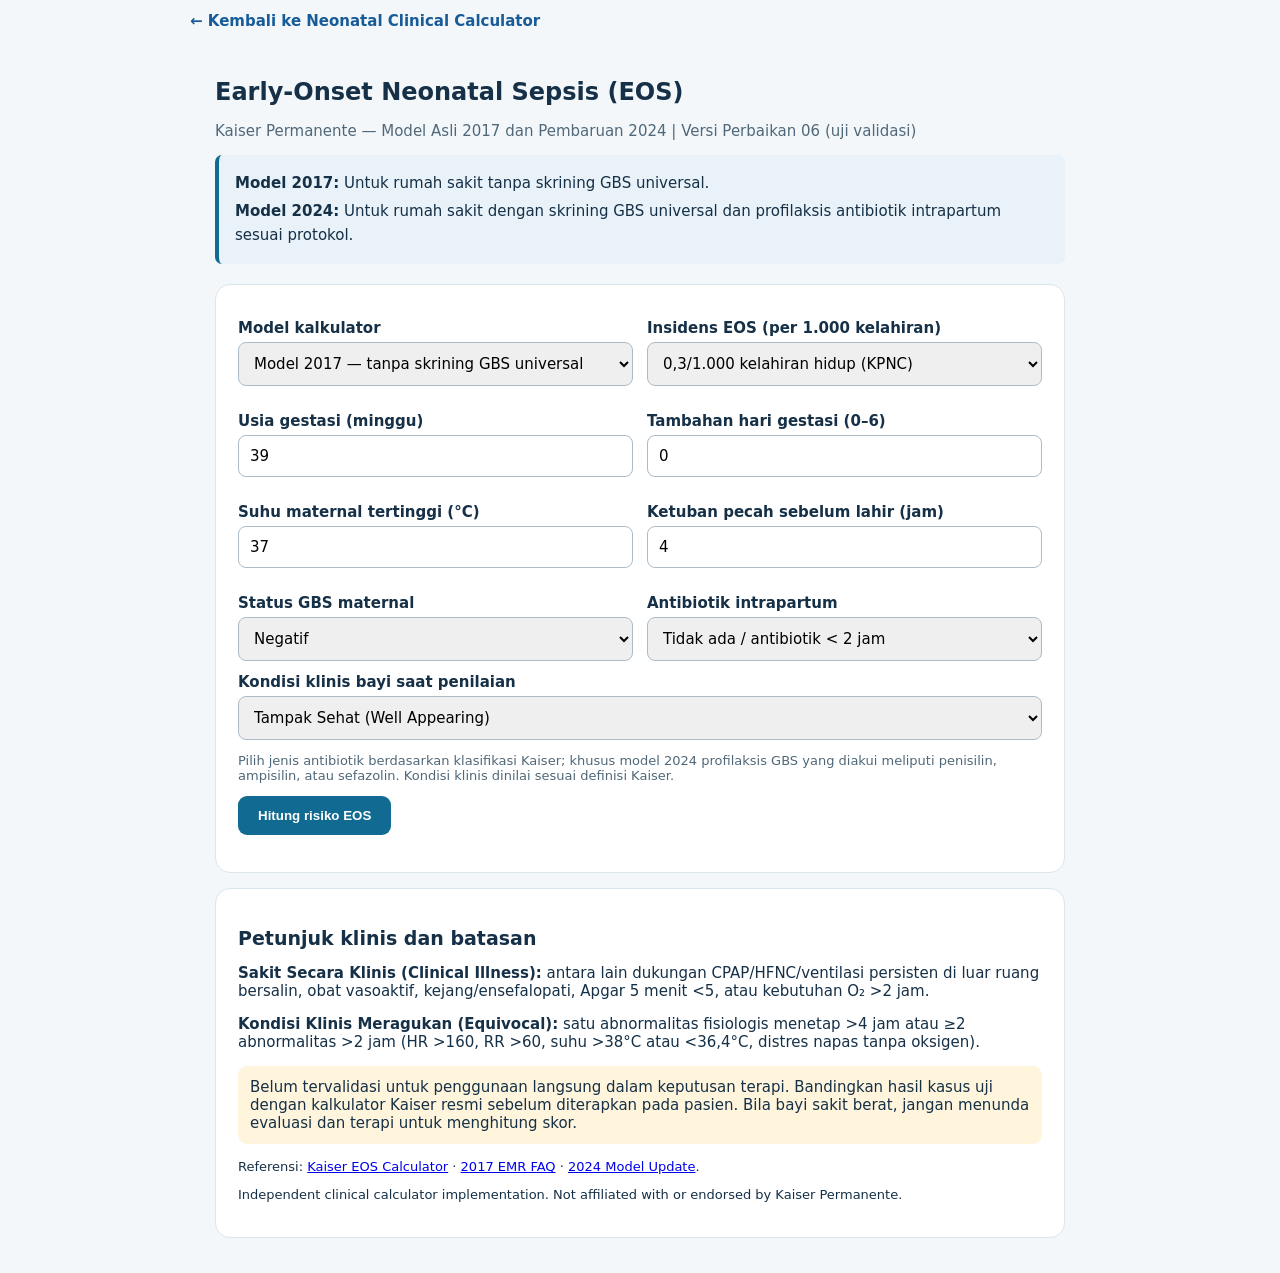
<file: eos.html>
<!doctype html><html lang="id"><head><meta charset="utf-8"><meta name="viewport" content="width=device-width,initial-scale=1"><title>Early-Onset Neonatal Sepsis — 2017 & 2024</title><style>body{font:15px system-ui,Arial;background:#f3f7fa;color:#153047;margin:0}main{max-width:850px;margin:auto;padding:20px}.card{background:white;border:1px solid #dbe5ec;border-radius:15px;padding:22px;margin:15px 0}h1{font-size:24px}h2{font-size:19px}label{display:block;font-weight:600;margin:12px 0 5px}input,select{width:100%;padding:11px;border:1px solid #aabcc9;border-radius:8px;box-sizing:border-box;font:inherit}button{padding:12px 20px;background:#116a91;color:white;border:0;border-radius:9px;font-weight:700;cursor:pointer}.grid{display:grid;grid-template-columns:repeat(2,minmax(0,1fr));gap:14px}.muted{color:#506879}.warn{background:#fff5dd;padding:12px;border-radius:9px}.risk{font-size:27px;font-weight:800}.row{border-top:1px solid #e2e8ee;padding:12px 0}.small{font-size:13px}.error{color:#b52222;font-weight:700}@media(max-width:560px){.grid{grid-template-columns:1fr}}.summary-table{width:100%;border-collapse:collapse;margin:12px 0 20px;font-size:14px}.summary-table th{background:#10477a;color:white;text-align:left;padding:11px}.summary-table td{border:1px solid #cbd5df;padding:11px;vertical-align:top}.summary-table td:first-child{background:#e9edf1;font-weight:600;width:42%}.summary-table .highlight{background:#e8f3fa}.summary-table .caution{background:#fff4d6}.summary-note{font-size:13px;color:#526475}.model-info{margin:12px 0 20px;padding:12px 16px;border-left:4px solid #116a91;background:#e8f2f8;border-radius:7px;line-height:1.55}.model-info p{margin:5px 0}.summary-table td.action-green{background:#315f00;color:#fff}.summary-table td.action-yellow{background:#ffff75;color:#161616}.summary-table td.action-brown{background:#9b3500;color:#fff}.summary-table td.action-green,.summary-table td.action-yellow,.summary-table td.action-brown{font-weight:600}.summary-table td:first-child{background:#e0e0e0}.summary-table td.selected-row{outline:2px solid #116a91;outline-offset:-2px}
/* Highlight kelompok pasien yang dipilih, konsisten pada seluruh tabel */
.summary-table tr.patient-selected td:first-child{background:#dbeafe!important;color:#123c69;border-left:5px solid #2563eb;font-weight:800}
.summary-table tr.patient-selected td:last-child{box-shadow:inset 0 0 0 3px #2563eb;font-weight:800}
.patient-tag{display:inline-block;font-size:11px;font-weight:800;color:#1d4ed8;background:#eff6ff;border-radius:5px;padding:3px 5px;margin-top:6px}
.selected-summary{background:#eef5ff;border:2px solid #2563eb;border-radius:12px;padding:15px;margin:15px 0;line-height:1.7}
.selected-summary strong{color:#143e72}
@media(max-width:560px){.summary-table td,.summary-table th{padding:10px 8px;font-size:13px}.summary-table td:first-child{width:40%}}

/* EOS UI 2026: tabel dua kolom dan sorotan kelompok pasien */
.summary-table{border-collapse:separate;border-spacing:0 10px;font-size:15px;table-layout:fixed}
.summary-table th{background:#073d70;padding:14px 12px}
.summary-table td{padding:14px 12px;line-height:1.5;border-top:1px solid #d5d9df;border-bottom:1px solid #d5d9df}
.summary-table td:first-child{width:40%;background:#f0f0f0;border-left:1px solid #d5d9df;border-radius:11px 0 0 11px}
.summary-table td:last-child{border-right:1px solid #d5d9df;border-radius:0 11px 11px 0}
.summary-table tr.patient-selected td:first-child{border-left:2px solid #2875e1;border-top:2px solid #2875e1;border-bottom:2px solid #2875e1}
.summary-table tr.patient-selected td:last-child{border-right:2px solid #2875e1;border-top:2px solid #2875e1;border-bottom:2px solid #2875e1}
.summary-table tr.patient-selected td{outline:none}
.patient-tag{font-size:12px;font-weight:700;color:#1261b4;margin-top:6px}
.summary-table td.action-green{background:#315f00;color:#fff}
.summary-table td.action-yellow{background:#ffff75;color:#161616}
.summary-table td.action-brown{background:#9b3500;color:#fff}
#results>h2{background:#e3effe;border-radius:12px;padding:16px;color:#102c4a}
#results h3{margin:22px 0 6px;font-size:18px}
@media(max-width:560px){main{padding:12px}.card{padding:14px}.summary-table{font-size:13px}.summary-table td{padding:12px 9px}}

/* Layout sesuai contoh kanan: tanpa header biru pada rekomendasi dan pemantauan */
.action-table tr.patient-selected td:first-child{background:#e6f0ff!important}
.action-table tr.patient-selected .patient-tag{font-weight:700}
.action-table td:first-child{vertical-align:middle}
.action-table td:last-child{vertical-align:middle}
.action-table tr td:first-child{border-radius:12px 0 0 12px}
.action-table tr td:last-child{border-radius:0 12px 12px 0}

.action-table{border-spacing:0 12px;margin-top:10px}
.action-table td{font-size:15px;font-weight:400!important;line-height:1.45;padding:16px 13px}
.action-table td:first-child{width:40%;background:#f1f1f1}
.action-table tr.patient-selected td:first-child{background:#f1f1f1!important;color:#202c37;font-weight:700!important}
.action-table tr.patient-selected td:last-child{font-weight:700!important;box-shadow:none}
.action-table tr.patient-selected{filter:none}
.action-table tr.patient-selected td:first-child{border-left:2px solid #3579db;border-top:2px solid #3579db;border-bottom:2px solid #3579db}
.action-table tr.patient-selected td:last-child{border-right:2px solid #3579db;border-top:2px solid #3579db;border-bottom:2px solid #3579db}
.action-table .patient-tag{font-size:12px;color:#2368b1;background:transparent;padding:0}
#results>h2{background:transparent;padding:0;color:#153047}
#results h3{font-size:19px;margin:22px 0 12px}
@media(max-width:560px){.action-table td{font-size:14px;padding:13px 10px}}
[hidden]{display:none!important} #results{scroll-margin-top:14px}</style></head><body><div style="max-width:900px;margin:12px auto;padding:0 16px"><a href="./index.html" style="color:#175b98;font-weight:700;text-decoration:none">← Kembali ke Neonatal Clinical Calculator</a></div><main><h1>Early-Onset Neonatal Sepsis (EOS)</h1><p class="muted">Kaiser Permanente — Model Asli 2017 dan Pembaruan 2024 | Versi Perbaikan 06 (uji validasi)</p><div class="model-info"><p><strong>Model 2017:</strong> Untuk rumah sakit tanpa skrining GBS universal.</p><p><strong>Model 2024:</strong> Untuk rumah sakit dengan skrining GBS universal dan profilaksis antibiotik intrapartum sesuai protokol.</p></div><section class="card"><div class="grid"><div><label for="model">Model kalkulator</label><select id="model"><option value="2017">Model 2017 — tanpa skrining GBS universal</option><option value="2024">Model 2024 — skrining GBS universal</option></select></div><div><label for="inc">Insidens EOS (per 1.000 kelahiran)</label><select id="inc"><option value="0.1">0,1/1.000 kelahiran hidup</option><option value="0.2">0,2/1.000 kelahiran hidup</option><option value="0.3" selected>0,3/1.000 kelahiran hidup (KPNC)</option><option value="0.4">0,4/1.000 kelahiran hidup</option><option value="0.5">0,5/1.000 kelahiran hidup (CDC)</option><option value="0.6">0,6/1.000 kelahiran hidup</option><option value="0.7">0,7/1.000 kelahiran hidup</option><option value="0.8">0,8/1.000 kelahiran hidup</option><option value="0.9">0,9/1.000 kelahiran hidup</option><option value="1">1/1.000 kelahiran hidup</option><option value="2">2/1.000 kelahiran hidup</option><option value="4">4/1.000 kelahiran hidup</option></select></div><div><label for="week">Usia gestasi (minggu)</label><input id="week" type="number" min="34" max="42" step="1" value="39"></div><div><label for="day">Tambahan hari gestasi (0–6)</label><input id="day" type="number" min="0" max="6" step="1" value="0"></div><div><label for="temp">Suhu maternal tertinggi (°C)</label><input id="temp" type="number" min="34" max="43" step="0.1" value="37"></div><div><label for="rom">Ketuban pecah sebelum lahir (jam)</label><input id="rom" type="number" min="0" max="240" step="0.1" value="4"></div><div><label for="gbs">Status GBS maternal</label><select id="gbs"><option value="negative">Negatif</option><option value="positive">Positif</option><option value="unknown">Tidak diketahui</option></select></div><div><label for="abx">Antibiotik intrapartum</label><select id="abx"><option value="none">Tidak ada / antibiotik &lt; 2 jam</option><option value="gbs">Profilaksis GBS ≥ 2 jam</option><option value="broad2">Spektrum luas 2–&lt;4 jam</option><option value="broad4">Spektrum luas ≥ 4 jam</option></select></div></div><label for="clinical">Kondisi klinis bayi saat penilaian</label><select id="clinical"><option value="well">Tampak Sehat (Well Appearing)</option><option value="equivocal">Kondisi Klinis Meragukan (Equivocal)</option><option value="ill">Sakit Secara Klinis (Clinical Illness)</option></select><p class="small muted">Pilih jenis antibiotik berdasarkan klasifikasi Kaiser; khusus model 2024 profilaksis GBS yang diakui meliputi penisilin, ampisilin, atau sefazolin. Kondisi klinis dinilai sesuai definisi Kaiser.</p><button id="calc">Hitung risiko EOS</button><p id="err" class="error" role="alert"></p></section><section class="card" id="results" hidden><h2>Kesimpulan EOS</h2><p class="small muted">Baris berbingkai biru menunjukkan kondisi pasien yang dipilih. Rekomendasi mengikuti estimasi risiko EOS dan kriteria sakit secara klinis. Pemantauan juga mempertimbangkan risiko saat lahir.</p><p class="small"><strong>Risiko EOS saat lahir:</strong> <span id="birthRisk">—</span> per 1.000 kelahiran</p><h3>Risiko EOS setelah pemeriksaan klinis</h3><table class="summary-table"><thead><tr><th>Kondisi klinis bayi</th><th>Risiko per 1.000 kelahiran</th></tr></thead><tbody id="riskRows"></tbody></table><h3>Rekomendasi Klinis</h3><table class="summary-table action-table"><tbody id="recommendRows"></tbody></table><h3>Pemantauan Tanda Vital</h3><table class="summary-table action-table"><tbody id="vitalsRows"></tbody></table><p class="small muted">PENTING: Implementasi ini belum divalidasi silang terhadap seluruh keluaran resmi Kaiser. Nilai merupakan perkiraan probabilitas, bukan diagnosis. Evaluasi ulang bila kondisi bayi berubah. Ambang terapi dan pemantauan perlu dikonfirmasi dengan kalkulator Kaiser resmi sebelum penggunaan klinis.</p></section><section class="card"><h2>Petunjuk klinis dan batasan</h2><p><strong>Sakit Secara Klinis (Clinical Illness):</strong> antara lain dukungan CPAP/HFNC/ventilasi persisten di luar ruang bersalin, obat vasoaktif, kejang/ensefalopati, Apgar 5 menit &lt;5, atau kebutuhan O₂ &gt;2 jam.</p><p><strong>Kondisi Klinis Meragukan (Equivocal):</strong> satu abnormalitas fisiologis menetap &gt;4 jam atau ≥2 abnormalitas &gt;2 jam (HR &gt;160, RR &gt;60, suhu &gt;38°C atau &lt;36,4°C, distres napas tanpa oksigen).</p><p class="warn">Belum tervalidasi untuk penggunaan langsung dalam keputusan terapi. Bandingkan hasil kasus uji dengan kalkulator Kaiser resmi sebelum diterapkan pada pasien. Bila bayi sakit berat, jangan menunda evaluasi dan terapi untuk menghitung skor.</p><p class="small">Referensi: <a href="https://neonatalsepsiscalculator.kaiserpermanente.org/" target="_blank" rel="noopener">Kaiser EOS Calculator</a> · <a href="https://neonatalsepsiscalculator.kaiserpermanente.org/EmrFAQ.aspx" target="_blank" rel="noopener">2017 EMR FAQ</a> · <a href="https://neonatalsepsiscalculator.kaiserpermanente.org/ModelUpdateFAQ.aspx" target="_blank" rel="noopener">2024 Model Update</a>.</p><p class="small">Independent clinical calculator implementation. Not affiliated with or endorsed by Kaiser Permanente.</p></section></main><script>
'use strict';
const $=id=>document.getElementById(id);
const logistic=x=>x>=0?1/(1+Math.exp(-x)):Math.exp(x)/(1+Math.exp(x));
const logit=p=>Math.log(p/(1-p));
const format=n=>n.toLocaleString('id-ID',{minimumFractionDigits:2,maximumFractionDigits:2});
function calc(){
 $('err').textContent='';$('results').hidden=true;
 const model=$('model').value,inc=+$('inc').value,w=+$('week').value,d=+$('day').value,temp=+$('temp').value,rom=+$('rom').value;
 const min=model==='2024'?35:34;
 if([inc,w,d,temp,rom].some(x=>!Number.isFinite(x))||inc<=0||inc>5||!Number.isInteger(w)||w<min||w>42||!Number.isInteger(d)||d<0||d>6||temp<34||temp>43||rom<0||rom>240){$('err').textContent=`Periksa input. Usia gestasi model ${model}: ${min}–42 minggu; hari 0–6, suhu 34–43°C, ROM 0–240 jam, insidens >0 hingga 5/1.000.`;return;}
 const ga=w+d/7,T=temp*9/5+32,ROM=Math.pow(rom+0.05,0.2),abx=$('abx').value,gbs=$('gbs').value;
 const a1=+(abx==='gbs'||abx==='broad2'),a2=+(abx==='broad4'),gp=+(gbs==='positive'),gu=+(gbs==='unknown');
 let x,lr;
 if(model==='2024'){
 const base=57.29929499,baseline=0.0002763,target=inc/1000;
 const intercept=base+logit(target)-logit(baseline);
 x=intercept+0.85194656*T-7.72247124*ga+0.09842383*ga*ga+0.86770862*ROM-2.13142945*a1-2.33985917*a2+1.02265353*gp+1.13710111*gu;
 lr={well:0.36,equivocal:3.65,ill:14.5};
 }else{
 // Kaiser original 2017 EMR implementation: population-incidence intercept adjustment.
 // Kaiser EMR FAQ: calibrated original-model intercept = 40.0528 at 0.3/1000.
 // Adjust population incidence on the log-odds scale; other incidences are approximations.
 const intercept=40.0528+logit(inc/1000)-logit(0.3/1000);
 x=intercept+0.8680*T-6.9325*ga+0.0877*ga*ga+1.2256*ROM-1.0488*a1-1.1861*a2+0.5771*gp+0.0427*gu;
 lr={well:0.41,equivocal:5,ill:21.2};
 }
 const p=logistic(x),out={};for(const [k,v] of Object.entries(lr))out[k]=1000*logistic(logit(p)+Math.log(v));
 $('birthRisk').textContent=format(p*1000);
 const chosen=$('clinical').value;
 const names={well:'Tampak Sehat',equivocal:'Kondisi Klinis Meragukan',ill:'Sakit Secara Klinis'};
 const order=['well','equivocal','ill'];
 $('riskRows').innerHTML=order.map(k=>`<tr class="${k===chosen?'patient-selected':''}"><td>${names[k]}${k===chosen?'<div class="patient-tag">✓ KELOMPOK PASIEN</div>':''}</td><td>${format(out[k])} / 1.000</td></tr>`).join('');
 // Tampilan tindakan mengikuti ambang risiko sementara; perlu validasi silang Kaiser.
 function recommendation(k){
   if(k==='ill'||out[k]>=3)return {text:'Berikan antibiotik empiris',tone:'brown'};
   if(out[k]>=1)return {text:'Lakukan kultur darah',tone:'yellow'};
   return {text:'Tidak perlu kultur darah maupun antibiotik',tone:'green'};
 }
 function vitals(k){
   if(k==='ill'||out[k]>=3)return {text:'Pemantauan tanda vital sesuai protokol NICU',tone:'brown'};
   // Kaiser EMR FAQ: enhanced vital-sign monitoring if EOS risk AT BIRTH >=1/1000,
   // independent of whether post-exam risk reaches the culture threshold.
   if(p*1000>=1||out[k]>=1)return {text:'Pemantauan tanda vital setiap 4 jam selama 24 jam',tone:'yellow'};
   return {text:'Pemantauan tanda vital rutin',tone:'green'};
 }
 const actionCell=(item,k)=>`<td class="action-${item.tone} ${k===chosen?'selected-row':''}">${item.text}</td>`;
 $('recommendRows').innerHTML=order.map(k=>`<tr class="${k===chosen?'patient-selected':''}"><td>${names[k]}${k===chosen?'<div class="patient-tag">✓ KELOMPOK PASIEN</div>':''}</td>${actionCell(recommendation(k),k)}</tr>`).join('');
 $('vitalsRows').innerHTML=order.map(k=>`<tr class="${k===chosen?'patient-selected':''}"><td>${names[k]}${k===chosen?'<div class="patient-tag">✓ KELOMPOK PASIEN</div>':''}</td>${actionCell(vitals(k),k)}</tr>`).join('');
 
 $('results').hidden=false;
}
$('calc').addEventListener('click',()=>{
  const result=$('results');
  try {
    calc();
    if (!result.hidden) {
      result.scrollIntoView({behavior:'smooth',block:'start'});
    } else if ($('err').textContent) {
      $('err').scrollIntoView({behavior:'smooth',block:'center'});
    }
  } catch(e) {
    result.hidden=true;
    $('err').textContent='Terjadi kesalahan saat menghitung. Periksa seluruh input dan coba kembali.';
    $('err').scrollIntoView({behavior:'smooth',block:'center'});
    console.error('EOS calculation error:',e);
  }
});
$('model').addEventListener('change',()=>{$('results').hidden=true;$('err').textContent='';});

</script></body></html>
</file>
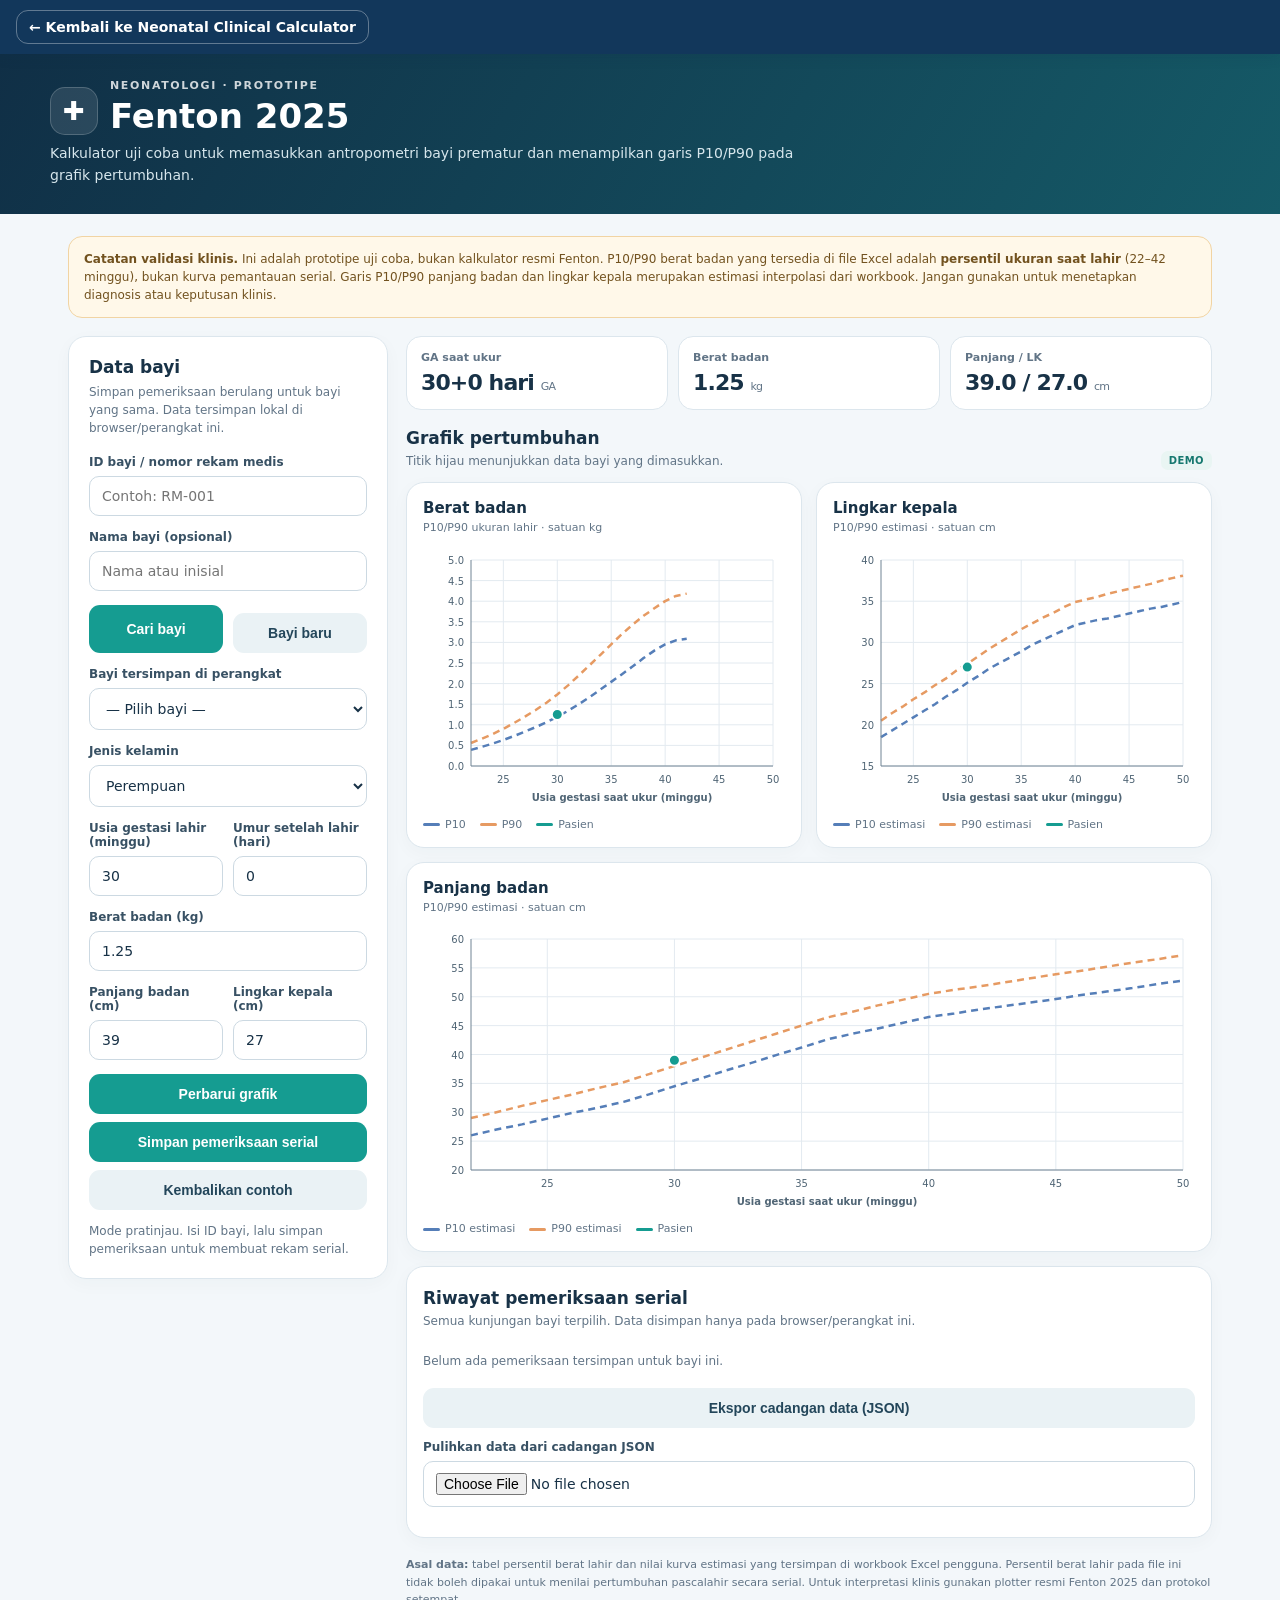
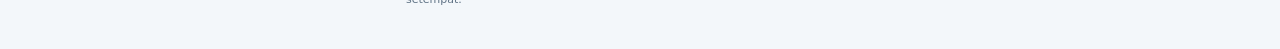
<file: fenton.html>
<!doctype html>
<html lang="id">
<head>
<meta charset="utf-8"><meta name="viewport" content="width=device-width, initial-scale=1">
<meta name="theme-color" content="#12334a"><title>Fenton 2025 | Pemantauan Pertumbuhan Prematur</title>
<script>window.FENTON_DATA = {"weight": [{"ga": 22, "f10": 392, "f90": 558, "m10": 411, "m90": 599}, {"ga": 23, "f10": 464, "f90": 662, "m10": 488, "m90": 704}, {"ga": 24, "f10": 542, "f90": 774, "m10": 571, "m90": 820}, {"ga": 25, "f10": 631, "f90": 902, "m10": 665, "m90": 953}, {"ga": 26, "f10": 729, "f90": 1044, "m10": 767, "m90": 1102}, {"ga": 27, "f10": 834, "f90": 1197, "m10": 877, "m90": 1263}, {"ga": 28, "f10": 944, "f90": 1359, "m10": 996, "m90": 1436}, {"ga": 29, "f10": 1062, "f90": 1536, "m10": 1125, "m90": 1623}, {"ga": 30, "f10": 1194, "f90": 1735, "m10": 1263, "m90": 1826}, {"ga": 31, "f10": 1340, "f90": 1958, "m10": 1413, "m90": 2046}, {"ga": 32, "f10": 1501, "f90": 2199, "m10": 1577, "m90": 2282}, {"ga": 33, "f10": 1673, "f90": 2447, "m10": 1757, "m90": 2535}, {"ga": 34, "f10": 1856, "f90": 2699, "m10": 1949, "m90": 2796}, {"ga": 35, "f10": 2042, "f90": 2954, "m10": 2143, "m90": 3056}, {"ga": 36, "f10": 2229, "f90": 3204, "m10": 2330, "m90": 3306}, {"ga": 37, "f10": 2419, "f90": 3436, "m10": 2523, "m90": 3558}, {"ga": 38, "f10": 2620, "f90": 3645, "m10": 2714, "m90": 3791}, {"ga": 39, "f10": 2801, "f90": 3828, "m10": 2888, "m90": 4000}, {"ga": 40, "f10": 2953, "f90": 4002, "m10": 3040, "m90": 4178}, {"ga": 41, "f10": 3051, "f90": 4128, "m10": 3171, "m90": 4324}, {"ga": 42, "f10": 3087, "f90": 4184, "m10": 3215, "m90": 4352}], "length": [{"ga": 22, "p10": 26, "p90": 29}, {"ga": 23, "p10": 27, "p90": 30}, {"ga": 24, "p10": 27.9, "p90": 31.1}, {"ga": 25, "p10": 28.9, "p90": 32.1}, {"ga": 26, "p10": 29.9, "p90": 33.1}, {"ga": 27, "p10": 30.8, "p90": 34.2}, {"ga": 28, "p10": 31.8, "p90": 35.2}, {"ga": 29, "p10": 33.1, "p90": 36.6}, {"ga": 30, "p10": 34.5, "p90": 38}, {"ga": 31, "p10": 35.8, "p90": 39.4}, {"ga": 32, "p10": 37.2, "p90": 40.8}, {"ga": 33, "p10": 38.5, "p90": 42.2}, {"ga": 34, "p10": 39.9, "p90": 43.6}, {"ga": 35, "p10": 41.2, "p90": 45}, {"ga": 36, "p10": 42.6, "p90": 46.4}, {"ga": 37, "p10": 43.6, "p90": 47.4}, {"ga": 38, "p10": 44.5, "p90": 48.5}, {"ga": 39, "p10": 45.5, "p90": 49.5}, {"ga": 40, "p10": 46.5, "p90": 50.5}, {"ga": 41, "p10": 47.1, "p90": 51.2}, {"ga": 42, "p10": 47.8, "p90": 51.8}, {"ga": 43, "p10": 48.4, "p90": 52.5}, {"ga": 44, "p10": 49, "p90": 53.2}, {"ga": 45, "p10": 49.6, "p90": 53.9}, {"ga": 46, "p10": 50.3, "p90": 54.5}, {"ga": 47, "p10": 50.9, "p90": 55.2}, {"ga": 48, "p10": 51.5, "p90": 55.9}, {"ga": 49, "p10": 52.2, "p90": 56.5}, {"ga": 50, "p10": 52.8, "p90": 57.2}], "hc": [{"ga": 22, "p10": 18.5, "p90": 20.5}, {"ga": 23, "p10": 19.3, "p90": 21.4}, {"ga": 24, "p10": 20.1, "p90": 22.2}, {"ga": 25, "p10": 20.9, "p90": 23.1}, {"ga": 26, "p10": 21.7, "p90": 23.9}, {"ga": 27, "p10": 22.5, "p90": 24.8}, {"ga": 28, "p10": 23.4, "p90": 25.6}, {"ga": 29, "p10": 24.2, "p90": 26.6}, {"ga": 30, "p10": 25.1, "p90": 27.4}, {"ga": 31, "p10": 25.9, "p90": 28.3}, {"ga": 32, "p10": 26.8, "p90": 29.2}, {"ga": 33, "p10": 27.5, "p90": 30}, {"ga": 34, "p10": 28.2, "p90": 30.8}, {"ga": 35, "p10": 28.9, "p90": 31.6}, {"ga": 36, "p10": 29.7, "p90": 32.3}, {"ga": 37, "p10": 30.3, "p90": 33}, {"ga": 38, "p10": 30.9, "p90": 33.6}, {"ga": 39, "p10": 31.5, "p90": 34.3}, {"ga": 40, "p10": 32.1, "p90": 34.9}, {"ga": 41, "p10": 32.4, "p90": 35.2}, {"ga": 42, "p10": 32.7, "p90": 35.5}, {"ga": 43, "p10": 32.9, "p90": 35.9}, {"ga": 44, "p10": 33.2, "p90": 36.2}, {"ga": 45, "p10": 33.5, "p90": 36.5}, {"ga": 46, "p10": 33.8, "p90": 36.8}, {"ga": 47, "p10": 34.1, "p90": 37.1}, {"ga": 48, "p10": 34.3, "p90": 37.5}, {"ga": 49, "p10": 34.6, "p90": 37.8}, {"ga": 50, "p10": 34.9, "p90": 38.1}]};</script>
<style>
:root{--navy:#12334a;--teal:#159c91;--bg:#f3f7fa;--muted:#617486;--border:#dce6ed;--orange:#e69a62;--blue:#557eb8}*{box-sizing:border-box}body{margin:0;background:var(--bg);color:#183247;font-family:Inter,system-ui,-apple-system,Segoe UI,Roboto,Arial,sans-serif}.top{background:linear-gradient(120deg,#102f46,#155a67);color:white;padding:25px max(18px,calc((100% - 1180px)/2)) 28px}.brand{display:flex;align-items:center;gap:12px}.logo{width:48px;height:48px;border-radius:15px;background:#ffffff1b;display:grid;place-items:center;font-size:26px;border:1px solid #ffffff30}.eyebrow{font-size:11px;letter-spacing:.15em;text-transform:uppercase;opacity:.8;font-weight:700}.top h1{font-size:clamp(23px,4vw,34px);margin:5px 0 8px;line-height:1.12}.top p{margin:0;max-width:760px;color:#d6e6ec;font-size:14px;line-height:1.55}.wrap{max-width:1180px;margin:0 auto;padding:22px 18px 40px}.notice{border:1px solid #f1d4a3;background:#fff8e9;border-radius:14px;padding:13px 15px;font-size:12px;line-height:1.5;color:#72521f;margin-bottom:18px}.layout{display:grid;grid-template-columns:320px minmax(0,1fr);gap:18px;align-items:start}.panel,.chart-card{background:white;border:1px solid var(--border);border-radius:18px;box-shadow:0 5px 18px #17354a08}.panel{padding:20px;position:sticky;top:12px}.panel h2,.section-head h2{font-size:17px;margin:0}.sub{font-size:12px;color:var(--muted);line-height:1.5;margin:6px 0 18px}.field{margin:0 0 14px}.field label{display:block;font-size:12px;font-weight:700;margin-bottom:7px;color:#385164}.field input,.field select{width:100%;border:1px solid #ccd9e2;border-radius:10px;padding:11px 12px;font:inherit;font-size:14px;color:#183247;background:white;outline:none}.field input:focus,.field select:focus{border-color:var(--teal);box-shadow:0 0 0 3px #159c9119}.grid2{display:grid;grid-template-columns:1fr 1fr;gap:10px}.btn{width:100%;border:0;border-radius:11px;background:var(--teal);color:white;font-weight:750;padding:12px;cursor:pointer;font-size:14px}.btn:hover{filter:brightness(.96)}.mutebtn{margin-top:8px;background:#eaf2f5;color:#23465a}.results{display:grid;grid-template-columns:repeat(3,minmax(0,1fr));gap:10px;margin-bottom:18px}.metric{background:white;border:1px solid var(--border);border-radius:15px;padding:14px}.metric .label{font-size:11px;color:var(--muted);font-weight:700}.metric .value{font-size:22px;font-weight:800;letter-spacing:-.04em;margin-top:6px}.metric .unit{font-size:11px;color:var(--muted);font-weight:500}.section-head{display:flex;justify-content:space-between;align-items:flex-end;gap:12px;margin:5px 0 12px}.section-head .small{font-size:11px;color:var(--muted);text-align:right}.charts{display:grid;grid-template-columns:1fr 1fr;gap:14px}.chart-card{padding:16px;min-width:0}.chart-card.wide{grid-column:1/-1}.chart-title{font-size:15px;font-weight:800;margin:0 0 3px}.chart-desc{font-size:11px;color:var(--muted);margin-bottom:12px;line-height:1.4}.chartbox{height:260px;position:relative}.chart-card.wide .chartbox{height:285px}.legendnote{display:flex;gap:14px;flex-wrap:wrap;font-size:11px;color:var(--muted);margin-top:10px}.dot{display:inline-block;width:17px;height:3px;border-radius:3px;vertical-align:middle;margin-right:5px}.dot.blue{background:var(--blue)}.dot.orange{background:var(--orange)}.dot.green{background:var(--teal)}.footer{margin-top:18px;color:var(--muted);font-size:11px;line-height:1.6}.tag{display:inline-block;padding:4px 8px;border-radius:7px;background:#e9f5f3;color:#15786f;font-size:10px;font-weight:800;letter-spacing:.04em}.status{font-size:12px;line-height:1.5;color:var(--muted);margin-top:12px;min-height:18px}table.history{width:100%;border-collapse:collapse;font-size:12px}table.history th,table.history td{padding:9px 8px;border-bottom:1px solid var(--border);text-align:left;white-space:nowrap}table.history th{background:#f4f8fa;color:#385164}button.mini{border:0;border-radius:7px;padding:6px 8px;background:#fbeaea;color:#8b2f2f;cursor:pointer;font-size:11px}
@media(max-width:850px){.layout{grid-template-columns:1fr}.panel{position:static}.charts{grid-template-columns:1fr}.chart-card.wide{grid-column:auto}.chartbox{height:250px}.results{grid-template-columns:repeat(3,minmax(0,1fr))}.metric{padding:11px}.metric .value{font-size:19px}}@media(max-width:440px){.wrap{padding:14px 11px 28px}.top{padding:20px 15px 23px}.grid2{gap:8px}.results{gap:7px}.metric .value{font-size:17px}.metric .label{font-size:10px}.chart-card{padding:13px}.chartbox{height:235px}}
</style></head>
<body><div style="position:sticky;top:0;z-index:100;background:#12375b;padding:10px 16px;box-shadow:0 3px 12px #102d4c22"><a href="./index.html" style="display:inline-flex;align-items:center;gap:8px;color:#fff;text-decoration:none;font:700 14px system-ui;padding:8px 12px;border:1px solid #ffffff55;border-radius:12px">← Kembali ke Neonatal Clinical Calculator</a></div>
<header class="top"><div class="brand"><div class="logo">✚</div><div><div class="eyebrow">Neonatologi · Prototipe</div><h1>Fenton 2025</h1></div></div><p>Kalkulator uji coba untuk memasukkan antropometri bayi prematur dan menampilkan garis P10/P90 pada grafik pertumbuhan.</p></header>
<main class="wrap">
<div class="notice"><b>Catatan validasi klinis.</b> Ini adalah prototipe uji coba, bukan kalkulator resmi Fenton. P10/P90 berat badan yang tersedia di file Excel adalah <b>persentil ukuran saat lahir</b> (22–42 minggu), bukan kurva pemantauan serial. Garis P10/P90 panjang badan dan lingkar kepala merupakan estimasi interpolasi dari workbook. Jangan gunakan untuk menetapkan diagnosis atau keputusan klinis.</div>
<div class="layout"><aside class="panel"><h2>Data bayi</h2><div class="sub">Simpan pemeriksaan berulang untuk bayi yang sama. Data tersimpan lokal di browser/perangkat ini.</div>
<div class="field"><label for="patientId">ID bayi / nomor rekam medis</label><input id="patientId" type="text" autocomplete="off" placeholder="Contoh: RM-001"></div>
<div class="field"><label for="patientName">Nama bayi (opsional)</label><input id="patientName" type="text" autocomplete="off" placeholder="Nama atau inisial"></div>
<div class="grid2"><button class="btn" id="findPatient" type="button">Cari bayi</button><button class="btn mutebtn" id="newPatient" type="button">Bayi baru</button></div>
<div class="field" style="margin-top:14px"><label for="patientList">Bayi tersimpan di perangkat</label><select id="patientList"><option value="">— Pilih bayi —</option></select></div>
<div class="field"><label for="sex">Jenis kelamin</label><select id="sex"><option value="female">Perempuan</option><option value="male">Laki-laki</option></select></div>
<div class="grid2"><div class="field"><label for="ga">Usia gestasi lahir (minggu)</label><input id="ga" type="number" min="22" max="42" step="0.1" value="30"></div><div class="field"><label for="days">Umur setelah lahir (hari)</label><input id="days" type="number" min="0" max="210" step="1" value="0"></div></div>
<div class="field"><label for="weight">Berat badan (kg)</label><input id="weight" type="number" min="0" max="8" step="0.01" value="1.25"></div>
<div class="grid2"><div class="field"><label for="length">Panjang badan (cm)</label><input id="length" type="number" min="0" max="65" step="0.1" value="39"></div><div class="field"><label for="hc">Lingkar kepala (cm)</label><input id="hc" type="number" min="0" max="45" step="0.1" value="27"></div></div>
<button class="btn" id="update">Perbarui grafik</button><button class="btn" id="saveVisit" style="margin-top:8px">Simpan pemeriksaan serial</button><button class="btn mutebtn" id="reset">Kembalikan contoh</button><div class="status" id="status">Siap digunakan untuk uji coba.</div></aside>
<section>
<div class="results"><div class="metric"><div class="label">GA saat ukur</div><div class="value" id="gaResult">30+0 <span class="unit">mg</span></div></div><div class="metric"><div class="label">Berat badan</div><div class="value" id="wResult">1.25 <span class="unit">kg</span></div></div><div class="metric"><div class="label">Panjang / LK</div><div class="value" id="anthroResult">39 / 27 <span class="unit">cm</span></div></div></div>
<div class="section-head"><div><h2>Grafik pertumbuhan</h2><div class="sub" style="margin:4px 0 0">Titik hijau menunjukkan data bayi yang dimasukkan.</div></div><div class="small"><span class="tag">DEMO</span></div></div>
<div class="charts"><article class="chart-card"><h3 class="chart-title">Berat badan</h3><div class="chart-desc">P10/P90 ukuran lahir · satuan kg</div><div class="chartbox" id="weightChart"></div><div class="legendnote"><span><i class="dot blue"></i>P10</span><span><i class="dot orange"></i>P90</span><span><i class="dot green"></i>Pasien</span></div></article>
<article class="chart-card"><h3 class="chart-title">Lingkar kepala</h3><div class="chart-desc">P10/P90 estimasi · satuan cm</div><div class="chartbox" id="hcChart"></div><div class="legendnote"><span><i class="dot blue"></i>P10 estimasi</span><span><i class="dot orange"></i>P90 estimasi</span><span><i class="dot green"></i>Pasien</span></div></article>
<article class="chart-card wide"><h3 class="chart-title">Panjang badan</h3><div class="chart-desc">P10/P90 estimasi · satuan cm</div><div class="chartbox" id="lengthChart"></div><div class="legendnote"><span><i class="dot blue"></i>P10 estimasi</span><span><i class="dot orange"></i>P90 estimasi</span><span><i class="dot green"></i>Pasien</span></div></article></div>
<article class="chart-card" style="margin-top:14px"><div class="section-head"><div><h2>Riwayat pemeriksaan serial</h2><div class="sub" style="margin:4px 0 0">Semua kunjungan bayi terpilih. Data disimpan hanya pada browser/perangkat ini.</div></div></div><div id="historyTable" style="overflow-x:auto"></div><button class="btn mutebtn" id="exportData" type="button">Ekspor cadangan data (JSON)</button><div class="field" style="margin-top:12px"><label for="importFile">Pulihkan data dari cadangan JSON</label><input id="importFile" type="file" accept="application/json,.json"></div></article>
<div class="footer"><b>Asal data:</b> tabel persentil berat lahir dan nilai kurva estimasi yang tersimpan di workbook Excel pengguna. Persentil berat lahir pada file ini tidak boleh dipakai untuk menilai pertumbuhan pascalahir secara serial. Untuk interpretasi klinis gunakan plotter resmi Fenton 2025 dan protokol setempat.</div>
</section></div></main>
<script>
const D=window.FENTON_DATA;
window.addEventListener('error', function(e){const s=document.getElementById('status'); if(s) s.textContent='Terjadi kesalahan saat memuat grafik: '+(e.message||'data grafik tidak tersedia');});
const colors={p10:'#557eb8',p90:'#e69a62',patient:'#159c91',grid:'#e3eaf0',text:'#506575'};
function getPatient(){const ga=Number(document.getElementById('ga').value);const days=Number(document.getElementById('days').value);return {sex:document.getElementById('sex').value,gaBirth:ga,days,ga:ga+days/7,weight:Number(document.getElementById('weight').value),length:Number(document.getElementById('length').value),hc:Number(document.getElementById('hc').value)}}
function nearest(series,x){if(x<series[0].ga||x>series[series.length-1].ga)return null;let i=0;while(i<series.length-1&&series[i+1].ga<x)i++;const a=series[i],b=series[Math.min(i+1,series.length-1)],t=(x-a.ga)/(b.ga-a.ga||1);return {p10:a.p10+(b.p10-a.p10)*t,p90:a.p90+(b.p90-a.p90)*t}}
function svgChart(id,title,series,patients,yMin,yMax,yStep,xMin,xMax){
 const box=document.getElementById(id); if(!box)return; const W=Math.max(300,box.clientWidth||320), H=Math.max(220,box.clientHeight||250);
 const m={l:48,r:12,t:12,b:42}, pw=W-m.l-m.r, ph=H-m.t-m.b;
 const X=x=>m.l+(x-xMin)/(xMax-xMin)*pw, Y=y=>m.t+(yMax-y)/(yMax-yMin)*ph;
 let out=`<svg role="img" aria-label="Grafik ${title}" viewBox="0 0 ${W} ${H}" width="100%" height="100%" xmlns="http://www.w3.org/2000/svg">`;
 for(let y=yMin;y<=yMax+0.0001;y+=yStep){const yy=Y(y);out+=`<line x1="${m.l}" y1="${yy}" x2="${W-m.r}" y2="${yy}" stroke="${colors.grid}" stroke-width="1"/><text x="${m.l-7}" y="${yy+4}" text-anchor="end" font-size="10" fill="${colors.text}">${Number(y).toFixed(title.includes('Berat')?1:0)}</text>`}
 const xStep=xMax<=42?4:5;for(let x=Math.ceil(xMin/xStep)*xStep;x<=xMax;x+=xStep){const xx=X(x);out+=`<line x1="${xx}" y1="${m.t}" x2="${xx}" y2="${H-m.b}" stroke="${colors.grid}" stroke-width="1"/><text x="${xx}" y="${H-m.b+17}" text-anchor="middle" font-size="10" fill="${colors.text}">${x}</text>`}
 const pathFor=key=>series.filter(d=>Number.isFinite(d[key])).map((d,i)=>(i?'L':'M')+X(d.ga).toFixed(2)+','+Y(d[key]).toFixed(2)).join(' ');
 out+=`<path d="${pathFor('p10')}" fill="none" stroke="${colors.p10}" stroke-width="2.5" stroke-dasharray="7 5" stroke-linejoin="round"/><path d="${pathFor('p90')}" fill="none" stroke="${colors.p90}" stroke-width="2.5" stroke-dasharray="7 5" stroke-linejoin="round"/>`;
 const pts=(Array.isArray(patients)?patients:(patients?[patients]:[])).filter(pt=>pt&&Number.isFinite(pt.x)&&Number.isFinite(pt.y)&&pt.x>=xMin&&pt.x<=xMax&&pt.y>=yMin&&pt.y<=yMax).sort((a,b)=>a.x-b.x);
 if(pts.length>1){out+=`<path d="${pts.map((pt,i)=>(i?'L':'M')+X(pt.x).toFixed(2)+','+Y(pt.y).toFixed(2)).join(' ')}" fill="none" stroke="${colors.patient}" stroke-width="2" stroke-linejoin="round" opacity=".8"/>`}
 pts.forEach((pt,i)=>{out+=`<circle cx="${X(pt.x)}" cy="${Y(pt.y)}" r="5.5" fill="${colors.patient}" stroke="white" stroke-width="2"><title>${pt.label||'Pemeriksaan '+(i+1)}: ${pt.y.toFixed(2)}</title></circle>`});
 out+=`<line x1="${m.l}" y1="${H-m.b}" x2="${W-m.r}" y2="${H-m.b}" stroke="#718494"/><line x1="${m.l}" y1="${m.t}" x2="${m.l}" y2="${H-m.b}" stroke="#718494"/><text x="${m.l+pw/2}" y="${H-7}" text-anchor="middle" font-size="10" font-weight="600" fill="${colors.text}">Usia gestasi saat ukur (minggu)</text></svg>`;
 box.innerHTML=out;
}
const STORAGE_KEY='fenton2025_serial_v1'; let activePatientId='';
function readStore(){try{return JSON.parse(localStorage.getItem(STORAGE_KEY)||'{"patients":[]}')}catch(e){return {patients:[]}}}
function writeStore(store){localStorage.setItem(STORAGE_KEY,JSON.stringify(store));}
function selectedPatient(){const store=readStore();return store.patients.find(p=>p.id===activePatientId)||null;}
function refreshPatientList(){const sel=document.getElementById('patientList'),store=readStore(),old=activePatientId;sel.innerHTML='<option value="">— Pilih bayi —</option>'+store.patients.map(p=>`<option value="${escapeHtml(p.id)}">${escapeHtml(p.id)}${p.name?' — '+escapeHtml(p.name):''}</option>`).join('');sel.value=store.patients.some(p=>p.id===old)?old:'';}
function escapeHtml(v){return String(v??'').replace(/[&<>"']/g,c=>({'&':'&amp;','<':'&lt;','>':'&gt;','"':'&quot;',"'":'&#39;'}[c]));}
function renderHistory(){const target=document.getElementById('historyTable'),p=selectedPatient();if(!p||!p.visits.length){target.innerHTML='<p style="color:var(--muted);font-size:12px">Belum ada pemeriksaan tersimpan untuk bayi ini.</p>';return}const rows=[...p.visits].sort((a,b)=>a.date.localeCompare(b.date));target.innerHTML=`<table class="history"><thead><tr><th>Tanggal</th><th>GA saat ukur</th><th>BB (kg)</th><th>PB (cm)</th><th>LK (cm)</th><th>Aksi</th></tr></thead><tbody>${rows.map(v=>`<tr><td>${escapeHtml(v.date)}</td><td>${v.ga.toFixed(1)}</td><td>${v.weight.toFixed(2)}</td><td>${v.length.toFixed(1)}</td><td>${v.hc.toFixed(1)}</td><td><button class="mini" data-delete-visit="${v.visitId}">Hapus</button></td></tr>`).join('')}</tbody></table>`;target.querySelectorAll('[data-delete-visit]').forEach(btn=>btn.addEventListener('click',()=>{if(!confirm('Hapus catatan pemeriksaan ini?'))return;const st=readStore(),patient=st.patients.find(x=>x.id===activePatientId);if(patient){patient.visits=patient.visits.filter(v=>v.visitId!==btn.dataset.deleteVisit);writeStore(st);renderHistory();update();}}));}
function loadPatient(id){const p=readStore().patients.find(x=>x.id===id);if(!p)return;activePatientId=p.id;document.getElementById('patientId').value=p.id;document.getElementById('patientName').value=p.name||'';document.getElementById('sex').value=p.sex;document.getElementById('ga').value=p.gaBirth;document.getElementById('patientList').value=p.id;const last=[...p.visits].sort((a,b)=>b.date.localeCompare(a.date))[0];if(last){document.getElementById('days').value=last.days;document.getElementById('weight').value=last.weight;document.getElementById('length').value=last.length;document.getElementById('hc').value=last.hc;}renderHistory();update();document.getElementById('status').textContent='Memuat bayi '+p.id+'. Pemeriksaan baru dapat ditambahkan tanpa menghapus riwayat.';}
function update(){
 const p=getPatient(); if(!Number.isFinite(p.gaBirth)||p.gaBirth<22||p.gaBirth>42||p.days<0||p.weight<0||p.length<0||p.hc<0){document.getElementById('status').textContent='Periksa kembali input. Usia gestasi lahir harus 22–42 minggu.';return}
 const gaTxt=Math.floor(p.ga)+'+'+Math.round((p.ga-Math.floor(p.ga))*7)+' hari';document.getElementById('gaResult').innerHTML=gaTxt+' <span class="unit">GA</span>';document.getElementById('wResult').innerHTML=p.weight.toFixed(2)+' <span class="unit">kg</span>';document.getElementById('anthroResult').innerHTML=p.length.toFixed(1)+' / '+p.hc.toFixed(1)+' <span class="unit">cm</span>';
 const wd=D.weight.map(d=>({ga:d.ga,p10:(p.sex==='female'?d.f10:d.m10)/1000,p90:(p.sex==='female'?d.f90:d.m90)/1000}));
 const profile=selectedPatient(); const visits=profile?[...profile.visits].sort((a,b)=>a.date.localeCompare(b.date)):[];
 const weightPts=visits.map(v=>({x:Number(v.ga),y:Number(v.weight),label:v.date})); const lenPts=visits.map(v=>({x:Number(v.ga),y:Number(v.length),label:v.date}));const hcPts=visits.map(v=>({x:Number(v.ga),y:Number(v.hc),label:v.date}));
 // Always preview the currently entered measurements when they differ from the latest saved visit.
 // Previously, once a baby had a saved visit, editing GA/weight only changed the summary cards;
 // the charts kept showing saved points, which made the second measurement appear at the wrong coordinates.
 const latest=visits.length ? visits[visits.length-1] : null;
 const differsFromLatest=!latest || Math.abs(Number(latest.ga)-p.ga)>0.001 || Math.abs(Number(latest.weight)-p.weight)>0.001 || Math.abs(Number(latest.length)-p.length)>0.001 || Math.abs(Number(latest.hc)-p.hc)>0.001 || Number(latest.days)!==p.days;
 if(differsFromLatest && p.weight>0 && p.length>0 && p.hc>0){
   const preview={x:p.ga,label:'Input saat ini (belum disimpan)'};
   weightPts.push({...preview,y:p.weight}); lenPts.push({...preview,y:p.length}); hcPts.push({...preview,y:p.hc});
 }
 svgChart('weightChart','Berat badan (kg)',wd,weightPts,0,5,.5,22,50);
 svgChart('hcChart','Lingkar kepala (cm)',D.hc,hcPts,15,40,5,22,50);
 svgChart('lengthChart','Panjang badan (cm)',D.length,lenPts,20,60,5,22,50);
 document.getElementById('status').textContent=profile?`Bayi ${profile.id}: ${visits.length} pemeriksaan tersimpan. Titik hijau menunjukkan pemeriksaan tersimpan; bila input berubah, titik pratinjau juga ditampilkan sebelum disimpan.`:'Mode pratinjau. Isi ID bayi, lalu simpan pemeriksaan untuk membuat rekam serial.';
}
function saveVisit(){const id=document.getElementById('patientId').value.trim(),name=document.getElementById('patientName').value.trim();if(!id){document.getElementById('status').textContent='Masukkan ID bayi atau nomor rekam medis terlebih dahulu.';document.getElementById('patientId').focus();return}const x=getPatient();if(!Number.isFinite(x.gaBirth)||x.gaBirth<22||x.gaBirth>42||x.days<0||x.weight<=0||x.length<=0||x.hc<=0){document.getElementById('status').textContent='Periksa input: GA lahir 22–42 minggu dan antropometri harus lebih dari nol.';return}const store=readStore();let profile=store.patients.find(q=>q.id===id);if(!profile){profile={id,name,sex:x.sex,gaBirth:x.gaBirth,visits:[]};store.patients.push(profile)}else{profile.name=name||profile.name;profile.sex=x.sex;profile.gaBirth=x.gaBirth;}const date=new Date().toISOString().slice(0,10);profile.visits.push({visitId:Date.now().toString(36)+'-'+Math.random().toString(36).slice(2,7),date,days:x.days,ga:Number((x.gaBirth+x.days/7).toFixed(2)),weight:x.weight,length:x.length,hc:x.hc});activePatientId=id;try{writeStore(store)}catch(e){document.getElementById('status').textContent='Penyimpanan gagal. Ruang browser mungkin penuh atau mode privat membatasi penyimpanan.';return}refreshPatientList();renderHistory();update();document.getElementById('status').textContent=`Pemeriksaan ${date} tersimpan untuk ID ${id}. Total ${profile.visits.length} pemeriksaan.`;}
document.getElementById('saveVisit').addEventListener('click',saveVisit);
document.getElementById('findPatient').addEventListener('click',()=>{const id=document.getElementById('patientId').value.trim();const found=readStore().patients.find(p=>p.id===id);if(found)loadPatient(id);else document.getElementById('status').textContent='ID belum ditemukan. Klik “Bayi baru” atau simpan pemeriksaan untuk mendaftarkannya.';});
document.getElementById('newPatient').addEventListener('click',()=>{activePatientId='';document.getElementById('patientId').value='';document.getElementById('patientName').value='';document.getElementById('patientList').value='';document.getElementById('sex').value='female';document.getElementById('ga').value=30;document.getElementById('days').value=0;document.getElementById('weight').value='';document.getElementById('length').value='';document.getElementById('hc').value='';renderHistory();document.getElementById('status').textContent='Masukkan ID baru dan data pemeriksaan pertama.';});
document.getElementById('patientList').addEventListener('change',e=>{if(e.target.value)loadPatient(e.target.value);});
document.getElementById('exportData').addEventListener('click',()=>{const blob=new Blob([JSON.stringify(readStore(),null,2)],{type:'application/json'});const url=URL.createObjectURL(blob),a=document.createElement('a');a.href=url;a.download='cadangan-fenton-serial.json';a.click();URL.revokeObjectURL(url);});
document.getElementById('importFile').addEventListener('change',async e=>{const file=e.target.files[0];if(!file)return;try{const data=JSON.parse(await file.text());if(!data||!Array.isArray(data.patients))throw Error('Format tidak sesuai');if(!confirm('Impor akan mengganti seluruh data lokal saat ini. Lanjutkan?'))return;writeStore(data);activePatientId='';refreshPatientList();renderHistory();update();document.getElementById('status').textContent='Cadangan berhasil dipulihkan.';}catch(err){document.getElementById('status').textContent='File cadangan tidak valid.';}e.target.value='';});
document.getElementById('update').addEventListener('click',update);document.getElementById('reset').addEventListener('click',()=>{activePatientId='';document.getElementById('patientId').value='';document.getElementById('patientName').value='';document.getElementById('patientList').value='';document.getElementById('sex').value='female';document.getElementById('ga').value=30;document.getElementById('days').value=0;document.getElementById('weight').value=1.25;document.getElementById('length').value=39;document.getElementById('hc').value=27;renderHistory();update()});['sex','ga','days','weight','length','hc'].forEach(id=>document.getElementById(id).addEventListener('change',update));window.addEventListener('resize',update);refreshPatientList();renderHistory();update();
</script></body></html>
</file>
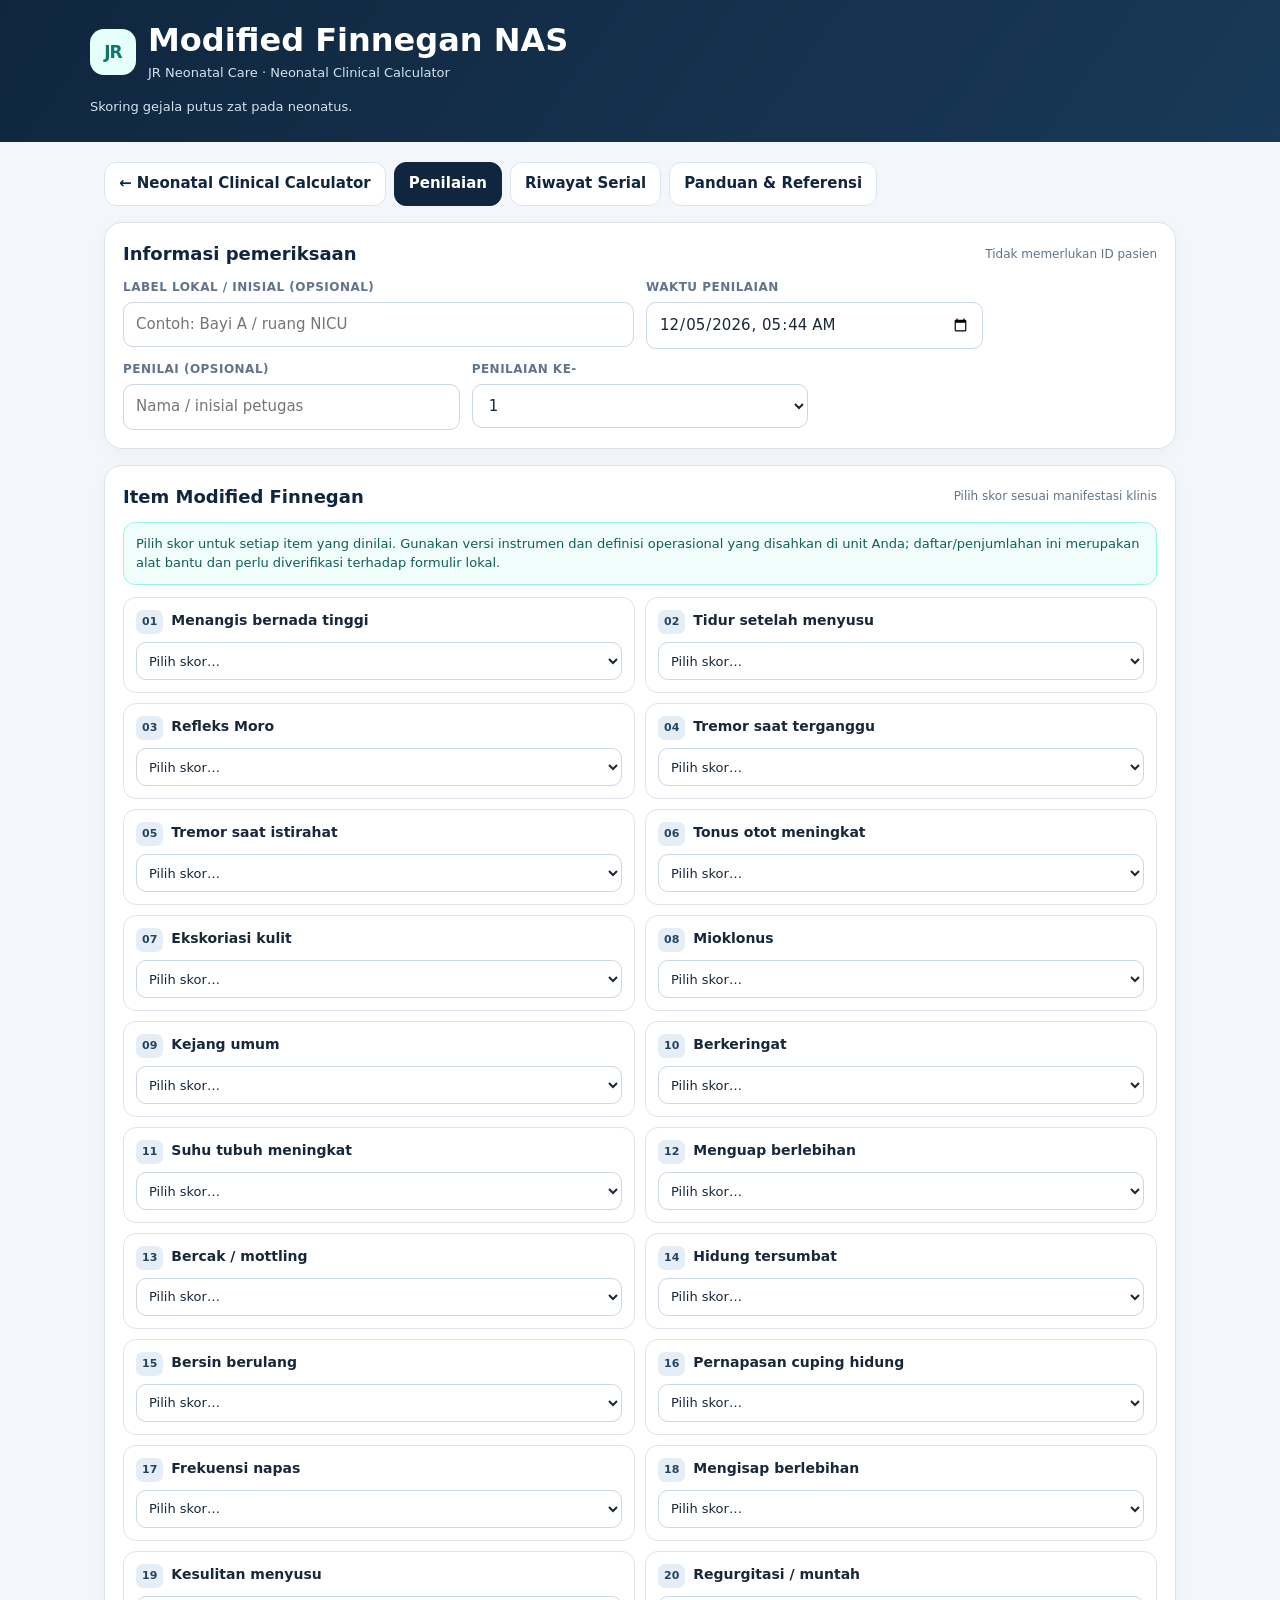
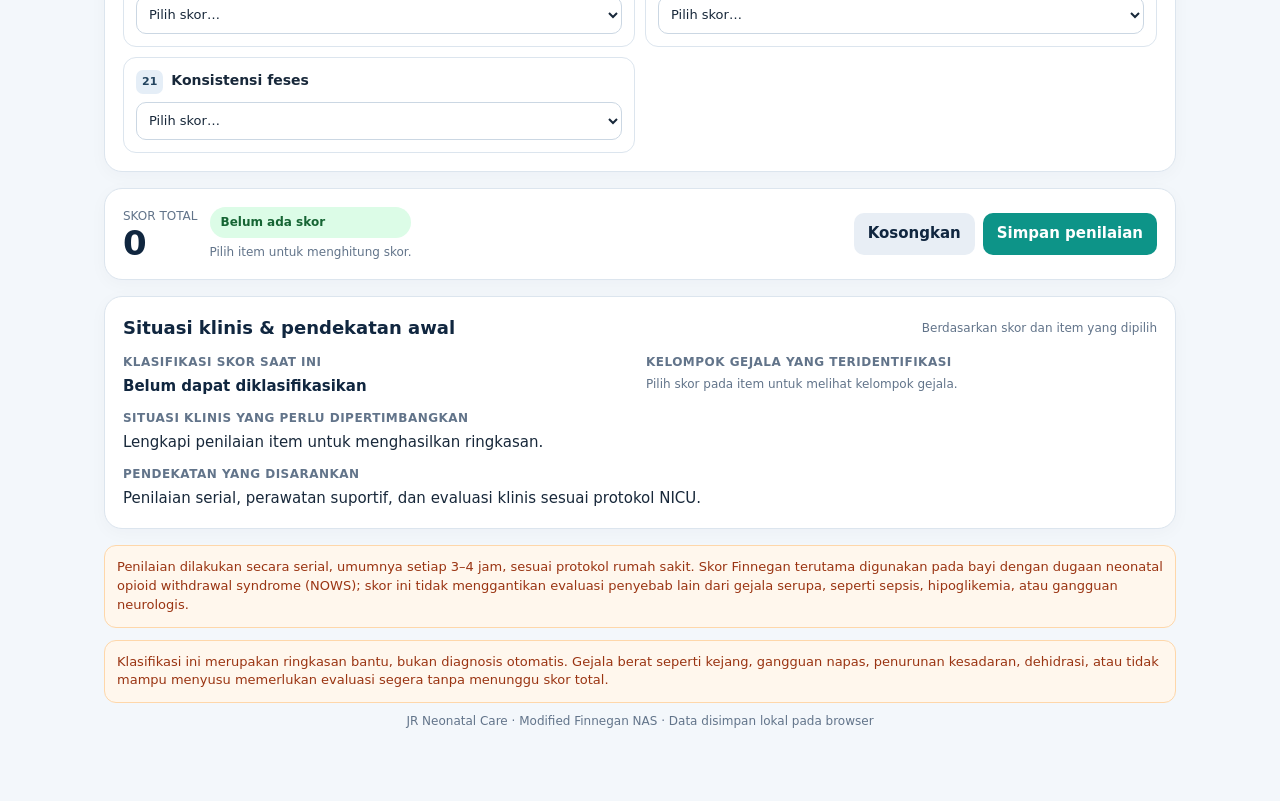
<file: finnegan.html>
<!doctype html>
<html lang="id">
<head>
<meta charset="utf-8">
<meta name="viewport" content="width=device-width,initial-scale=1">
<meta name="theme-color" content="#10263f">
<title>Modified Finnegan NAS | JR Neonatal Care</title>
<style>
:root{--navy:#10263f;--navy2:#183957;--teal:#0d9488;--bg:#f3f7fb;--ink:#18283a;--muted:#62748a;--line:#dce5ee;--white:#fff;--green:#dcfce7;--amber:#fef3c7;--red:#fee2e2}
*{box-sizing:border-box}body{margin:0;background:var(--bg);color:var(--ink);font:15px/1.45 Inter,ui-sans-serif,system-ui,-apple-system,BlinkMacSystemFont,"Segoe UI",sans-serif}
header{background:linear-gradient(125deg,var(--navy),var(--navy2));color:white;padding:22px 18px 26px}
.wrap{max-width:1100px;margin:auto} .brand{display:flex;align-items:center;gap:12px}.logo{width:46px;height:46px;border-radius:14px;background:#e6fffb;color:#0f766e;display:grid;place-items:center;font-weight:900;font-size:17px;letter-spacing:-1px}
h1{font-size:clamp(22px,4vw,32px);line-height:1.15;margin:0 0 5px}header p{margin:0;color:#d4e2ef;font-size:13px}
main{max-width:1100px;margin:20px auto;padding:0 14px 40px}.nav{display:flex;gap:8px;flex-wrap:wrap;margin-bottom:16px}.tab{border:1px solid var(--line);background:white;color:var(--navy);padding:10px 14px;border-radius:12px;font-weight:700;cursor:pointer}.tab.active{background:var(--navy);color:white;border-color:var(--navy)}
.panel{background:white;border:1px solid var(--line);border-radius:18px;padding:18px;margin-bottom:16px;box-shadow:0 4px 18px #132b4308}
.grid{display:grid;grid-template-columns:repeat(12,minmax(0,1fr));gap:12px}.field{grid-column:span 4}.field.wide{grid-column:span 6}.field.full{grid-column:1/-1}
label{display:block;font-size:12px;font-weight:800;color:var(--muted);margin-bottom:5px;text-transform:uppercase;letter-spacing:.04em}
input,select,textarea{width:100%;padding:11px 12px;border:1px solid #cbd7e3;border-radius:10px;background:#fff;color:var(--ink);font:inherit;min-height:42px}input:focus,select:focus{outline:2px solid #99f6e4;border-color:var(--teal)}
.section-head{display:flex;justify-content:space-between;align-items:center;gap:10px;margin:0 0 12px}.section-head h2{font-size:18px;margin:0;color:var(--navy)}.hint{font-size:12px;color:var(--muted)}
.items{display:grid;grid-template-columns:repeat(2,minmax(0,1fr));gap:10px}.item{border:1px solid var(--line);border-radius:13px;padding:12px;display:flex;flex-direction:column;gap:8px}.item-top{display:flex;align-items:flex-start;gap:8px}.num{background:#e5eef7;color:#23445f;font-size:11px;font-weight:900;border-radius:7px;padding:4px 6px;min-width:25px;text-align:center}.item-title{font-weight:700;font-size:14px;flex:1}.item select{min-height:38px;padding:8px;font-size:13px}
.scorebar{display:flex;align-items:center;justify-content:space-between;gap:12px;flex-wrap:wrap}.score-num{font-size:34px;font-weight:900;line-height:1;color:var(--navy)}.score-card{display:flex;align-items:center;gap:12px}.status{padding:7px 11px;border-radius:999px;font-size:12px;font-weight:900}.status.green{background:var(--green);color:#166534}.status.amber{background:var(--amber);color:#92400e}.status.red{background:var(--red);color:#991b1b}
button{border:0;border-radius:10px;padding:10px 14px;font:inherit;font-weight:800;cursor:pointer}.primary{background:var(--teal);color:white}.secondary{background:#e8eef5;color:var(--navy)}.danger{background:#fee2e2;color:#991b1b}.actions{display:flex;gap:8px;flex-wrap:wrap}.history-wrap{overflow-x:auto}table{width:100%;border-collapse:collapse;min-width:650px}th,td{padding:10px;border-bottom:1px solid var(--line);text-align:left;font-size:13px}th{background:#f5f8fb;color:var(--muted);font-size:11px;text-transform:uppercase;letter-spacing:.04em}.empty{color:var(--muted);padding:16px;text-align:center}.hidden{display:none!important}.notice{background:#f0fdfa;border:1px solid #99f6e4;border-radius:12px;padding:12px;color:#115e59;font-size:13px}.warning{background:#fff7ed;border:1px solid #fed7aa;border-radius:12px;padding:12px;color:#9a3412;font-size:13px}.guide h3{margin:14px 0 5px;color:var(--navy);font-size:15px}.guide p,.guide li{font-size:14px}.footer{text-align:center;color:var(--muted);font-size:12px;padding:10px}
@media(max-width:680px){.field,.field.wide{grid-column:span 12}.items{grid-template-columns:1fr}.panel{padding:14px}main{padding:0 10px 28px}.score-num{font-size:30px}}
</style>
</head>
<body>
<header><div class="wrap">
  <div class="brand"><div class="logo">JR</div><div><h1>Modified Finnegan NAS</h1><p>JR Neonatal Care · Neonatal Clinical Calculator</p></div></div>
  <p style="margin-top:15px">Skoring gejala putus zat pada neonatus.</p>
</div></header>
<main>
  <div class="nav"><a class="tab" href="./index.html" style="text-decoration:none">← Neonatal Clinical Calculator</a>
    <button class="tab active" data-tab="assessment">Penilaian</button>
    <button class="tab" data-tab="history">Riwayat Serial</button>
    <button class="tab" data-tab="guide">Panduan & Referensi</button>
  </div>
  <section id="assessment">
    <div class="panel">
      <div class="section-head"><h2>Informasi pemeriksaan</h2><span class="hint">Tidak memerlukan ID pasien</span></div>
      <div class="grid">
        <div class="field wide"><label for="caseLabel">Label lokal / inisial (opsional)</label><input id="caseLabel" placeholder="Contoh: Bayi A / ruang NICU"></div>
        <div class="field"><label for="assessTime">Waktu penilaian</label><input id="assessTime" type="datetime-local"></div>
        <div class="field"><label for="assessor">Penilai (opsional)</label><input id="assessor" placeholder="Nama / inisial petugas"></div>
        <div class="field"><label for="interval">Penilaian ke-</label><select id="interval"></select></div>
      </div>
    </div>
    <div class="panel">
      <div class="section-head"><h2>Item Modified Finnegan</h2><span class="hint">Pilih skor sesuai manifestasi klinis</span></div>
      <div class="notice" style="margin-bottom:12px">Pilih skor untuk setiap item yang dinilai. Gunakan versi instrumen dan definisi operasional yang disahkan di unit Anda; daftar/penjumlahan ini merupakan alat bantu dan perlu diverifikasi terhadap formulir lokal.</div>
      <div id="items" class="items"></div>
    </div>
    <div class="panel">
      <div class="scorebar">
        <div class="score-card"><div><div class="hint">SKOR TOTAL</div><div class="score-num" id="total">0</div></div><div><div id="status" class="status green">Belum ada skor</div><div id="interpretation" class="hint" style="margin-top:6px">Pilih item untuk menghitung skor.</div></div></div>
        <div class="actions"><button class="secondary" id="reset">Kosongkan</button><button class="primary" id="save">Simpan penilaian</button></div>
      </div>
    </div>
    <div class="panel" id="clinicalPanel">
      <div class="section-head"><h2>Situasi klinis & pendekatan awal</h2><span class="hint">Berdasarkan skor dan item yang dipilih</span></div>
      <div class="grid">
        <div class="field wide"><label>Klasifikasi skor saat ini</label><div id="clinicalClass" style="font-weight:800;color:#10263f">Belum dapat diklasifikasikan</div></div>
        <div class="field wide"><label>Kelompok gejala yang teridentifikasi</label><div id="symptomGroups" class="hint">Pilih skor pada item untuk melihat kelompok gejala.</div></div>
        <div class="field full"><label>Situasi klinis yang perlu dipertimbangkan</label><div id="clinicalSituation">Lengkapi penilaian item untuk menghasilkan ringkasan.</div></div>
        <div class="field full"><label>Pendekatan yang disarankan</label><div id="clinicalAction">Penilaian serial, perawatan suportif, dan evaluasi klinis sesuai protokol NICU.</div></div>
      </div>
    </div>
    <div class="warning">Penilaian dilakukan secara serial, umumnya setiap 3–4 jam, sesuai protokol rumah sakit. Skor Finnegan terutama digunakan pada bayi dengan dugaan neonatal opioid withdrawal syndrome (NOWS); skor ini tidak menggantikan evaluasi penyebab lain dari gejala serupa, seperti sepsis, hipoglikemia, atau gangguan neurologis.</div>
    <div class="warning" style="margin-top:12px">Klasifikasi ini merupakan ringkasan bantu, bukan diagnosis otomatis. Gejala berat seperti kejang, gangguan napas, penurunan kesadaran, dehidrasi, atau tidak mampu menyusu memerlukan evaluasi segera tanpa menunggu skor total.</div>
  </section>
  <section id="history" class="hidden">
    <div class="panel">
      <div class="section-head"><h2>Riwayat penilaian serial</h2><div class="actions"><button class="secondary" id="export">Ekspor CSV</button><button class="danger" id="clearHistory">Hapus semua</button></div></div>
      <div class="hint" style="margin-bottom:12px">Data tersimpan di penyimpanan lokal browser perangkat ini. Data tidak otomatis tersinkron antarperangkat.</div>
      <div class="history-wrap"><table><thead><tr><th>Waktu</th><th>Label</th><th>Penilaian</th><th>Skor</th><th>Interpretasi</th><th>Penilai</th><th>Aksi</th></tr></thead><tbody id="historyRows"></tbody></table><div id="emptyHistory" class="empty">Belum ada penilaian tersimpan.</div></div>
    </div>
  </section>
  <section id="guide" class="hidden">
    <div class="panel guide">
      <h2 style="margin-top:0;color:var(--navy)">Panduan penggunaan</h2>
      <ol><li>Periksa bayi dan nilai tiap item sesuai definisi operasional Modified Finnegan yang digunakan di unit.</li><li>Masukkan skor item yang teramati; skor total dihitung otomatis.</li><li>Simpan setiap penilaian agar tren serial dapat ditinjau pada tab <b>Riwayat Serial</b>.</li><li>Gunakan label lokal/inisial seperlunya dan hindari memasukkan informasi identitas yang tidak diperlukan.</li></ol>
      <h3>Interpretasi awal (bukan protokol terapi)</h3>
      <ul><li><b>0–7:</b> skor relatif rendah; lanjutkan pemantauan dan perawatan suportif sesuai kondisi.</li><li><b>8–11:</b> perlu evaluasi klinis, peninjauan perawatan suportif, dan penerapan ambang serial sesuai protokol setempat.</li><li><b>≥12:</b> perlu evaluasi klinis segera dan pertimbangan tata laksana sesuai protokol serta penilaian neonatolog.</li></ul>
      <div class="warning">Ambang dan frekuensi penilaian bervariasi antarprotokol. Sejumlah protokol memakai ambang berulang (misalnya skor ≥8 pada beberapa penilaian berturut-turut atau skor ≥12 pada penilaian berulang). Jangan gunakan angka di atas sebagai instruksi terapi mandiri.</div>
      <h3>Algoritma penanganan berdasarkan skor</h3>
      <ol>
        <li><b>Setiap skor / semua bayi berisiko:</b> pastikan penilaian menggunakan instrumen dan interval yang konsisten; dokumentasikan paparan zat, usia gestasi, waktu muncul gejala, kemampuan menyusu, tidur, dan kemampuan ditenangkan.</li>
        <li><b>Skor 0–7 (relatif rendah pada skema ringkasan ini):</b> lanjutkan perawatan suportif dan penilaian serial sesuai protokol. Kurangi rangsangan, lingkungan tenang, bedong bila sesuai, skin-to-skin/rooming-in bila aman, dukung pemberian ASI sesuai kelayakan klinis dan kebijakan paparan zat.</li>
        <li><b>Skor 8–11:</b> lakukan penilaian ulang klinis; pastikan kebutuhan dasar dan perawatan suportif optimal; tinjau tren beberapa skor berturut-turut; nilai asupan, muntah/diare, berat badan, hidrasi, suhu, dan fungsi respirasi. Diskusikan dengan neonatolog bila gejala menetap atau mengganggu fungsi bayi.</li>
        <li><b>Skor ≥12 atau gejala berat kapan pun:</b> evaluasi klinis segera. Pertimbangkan eskalasi pemantauan, evaluasi diagnosis banding, dan konsultasi neonatolog. Kejang, gangguan napas, dehidrasi bermakna, atau ketidakmampuan menyusu tidak boleh menunggu skor berikutnya.</li>
        <li><b>Jika gejala berat/persisten meskipun dukungan optimal:</b> pertimbangkan farmakoterapi berdasarkan protokol rumah sakit, jenis paparan, pola gejala, kondisi bayi, serta keputusan tim klinis.</li>
      </ol>
      <h3>Kapan mulai obat?</h3>
      <p>Farmakoterapi dapat dipertimbangkan pada <b>putus opioid neonatal yang berat atau menetap</b> meskipun intervensi nonfarmakologis telah dioptimalkan, terutama bila skor berulang tinggi menurut instrumen/protokol yang dipakai, atau bila gejala menyebabkan gangguan menyusu, tidur/kemampuan ditenangkan, muntah/diare dengan risiko dehidrasi, penurunan berat badan yang bermakna, atau komplikasi klinis.</p>
      <ul>
        <li>Dalam beberapa protokol berbasis Modified Finnegan, ambang yang digunakan adalah skor tinggi berulang (misalnya sekitar ≥8–9 pada 2–3 penilaian berturut-turut) atau skor sangat tinggi pada satu penilaian (sekitar ≥12–13). <b>Ambang berbeda antarversi</b> dan contoh ini tidak boleh diterapkan otomatis pada skala dalam aplikasi.</li>
        <li>AAP menyebut contoh berbasis modifikasi MOTHER: skor konsisten 9–12 atau satu skor 13; obat dipertimbangkan untuk withdrawal berat setelah perawatan nonfarmakologis. Pastikan protokol setempat menentukan ambang yang tepat.</li>
        <li>Untuk NOWS akibat opioid, opioid seperti morfin merupakan pilihan lini pertama yang umum digunakan; pilihan obat, dosis, interval, pemantauan, dan penurunan dosis wajib mengikuti protokol institusi serta keputusan neonatolog.</li>
        <li>Clonidine atau fenobarbital kadang digunakan sebagai terapi tambahan pada kasus terpilih sesuai protokol spesialis. <b>Nalokson tidak digunakan untuk mengobati withdrawal kronik</b> karena dapat memperberat withdrawal dan memicu komplikasi.</li>
      </ul>
      <div class="warning">Jangan memulai obat hanya karena satu angka dari aplikasi. Instrumen ini merupakan draf ringkasan dan belum divalidasi terhadap formulir lokal. Keputusan obat memerlukan verifikasi instrumen, penilaian tren skor, gejala fungsional, diagnosis banding, dan perintah dokter yang berwenang.</div>
      <h3>Catatan klinis & keselamatan</h3><ul>
        <li>Gejala mirip withdrawal juga dapat disebabkan oleh sepsis, hipoglikemia, hipokalsemia/kelainan elektrolit, gangguan neurologis, atau kondisi lain; evaluasi penyebab lain sesuai keadaan klinis.</li>
        <li>Gunakan instrumen yang sama secara konsisten dan pastikan penilai terlatih. Versi Modified Finnegan tidak selalu memiliki item, bobot, atau ambang identik.</li>
        <li>Semua bayi membutuhkan pendekatan suportif individual; pantau asupan, output, berat badan, hidrasi, suhu, dan fungsi kardiorespirasi sesuai kondisi.</li>
        <li>Dokumentasikan respons terhadap intervensi, alasan eskalasi, konsultasi, dan rencana penilaian selanjutnya.</li>
      </ul>
      <h3>Referensi untuk ditinjau</h3>
      <ul>
        <li>Patrick SW, et al. <i>Neonatal Opioid Withdrawal Syndrome</i>. American Academy of Pediatrics, Pediatrics. 2020;146(5):e2020029074. <a href="https://publications.aap.org/pediatrics/article/146/5/e2020029074/75310/Neonatal-Opioid-Withdrawal-Syndrome" target="_blank" rel="noopener">Buka laporan klinis AAP</a>.</li>
        <li>Jones HE, et al. <i>Neonatal abstinence syndrome after methadone or buprenorphine exposure</i>. N Engl J Med. 2010;363:2320–2331. (Konteks modifikasi MOTHER; jangan menyamakan dengan semua versi Modified Finnegan.)</li>
        <li>Protokol NAS/NOWS dan formulir skoring resmi rumah sakit setempat.</li>
      </ul>
      <p class="hint">Aplikasi ini merupakan alat bantu edukasi/pencatatan, bukan perangkat medis tervalidasi. Tinjau kembali konten dan skoring sebelum penggunaan klinis.</p>
    </div>
  </section>
  <div class="footer">JR Neonatal Care · Modified Finnegan NAS · Data disimpan lokal pada browser</div>
</main>
<script>
const assessmentItems = [
 {name:"Menangis bernada tinggi",opts:[[0,"Tidak ada"],[2,"Ringan / sesekali"],[3,"Jelas / persisten"]]},
 {name:"Tidur setelah menyusu",opts:[[0,"≥ 3 jam"],[1,"2–3 jam"],[2,"1–2 jam"],[3,"< 1 jam"]]},
 {name:"Refleks Moro",opts:[[0,"Normal"],[1,"Sedikit meningkat"],[2,"Jelas meningkat"],[3,"Sangat meningkat / tidak lengkap"]]},
 {name:"Tremor saat terganggu",opts:[[0,"Tidak ada"],[1,"Ringan"],[2,"Sedang / berat"]]},
 {name:"Tremor saat istirahat",opts:[[0,"Tidak ada"],[3,"Ada"]]},
 {name:"Tonus otot meningkat",opts:[[0,"Tidak ada"],[2,"Ada"]]},
 {name:"Ekskoriasi kulit",opts:[[0,"Tidak ada"],[1,"Ada"]]},
 {name:"Mioklonus",opts:[[0,"Tidak ada"],[3,"Ada"]]},
 {name:"Kejang umum",opts:[[0,"Tidak ada"],[5,"Ada — evaluasi segera"]]},
 {name:"Berkeringat",opts:[[0,"Tidak ada"],[1,"Ada"]]},
 {name:"Suhu tubuh meningkat",opts:[[0,"≤ 37,2 °C"],[1,"37,3–38,3 °C"],[2,"> 38,3 °C"]]},
 {name:"Menguap berlebihan",opts:[[0,"Tidak ada"],[1,"Ada"]]},
 {name:"Bercak / mottling",opts:[[0,"Tidak ada"],[1,"Ada"]]},
 {name:"Hidung tersumbat",opts:[[0,"Tidak ada"],[1,"Ada"]]},
 {name:"Bersin berulang",opts:[[0,"Tidak ada"],[1,"Ada"],[2,"Sering / berulang"]]},
 {name:"Pernapasan cuping hidung",opts:[[0,"Tidak ada"],[2,"Ada"]]},
 {name:"Frekuensi napas",opts:[[0,"< 60/menit"],[1,"≥ 60/menit tanpa retraksi"],[2,"≥ 60/menit dengan retraksi"]]},
 {name:"Mengisap berlebihan",opts:[[0,"Tidak ada"],[1,"Ada"]]},
 {name:"Kesulitan menyusu",opts:[[0,"Tidak ada"],[2,"Ada"]]},
 {name:"Regurgitasi / muntah",opts:[[0,"Tidak ada"],[2,"Regurgitasi"],[3,"Muntah"]]},
 {name:"Konsistensi feses",opts:[[0,"Normal"],[2,"Lembek"],[3,"Cair"]]}
];
const $ = id => document.getElementById(id);
const storageKey = "jr_modified_finnegan_history_v1";
let editingId = null;
for(let i=1;i<=12;i++){let o=document.createElement("option");o.value=i;o.textContent=i;$("interval").appendChild(o)}
function renderItems(){
 const root=$("items");root.innerHTML="";
 assessmentItems.forEach((item,i)=>{
   const card=document.createElement("div");card.className="item";
   const top=document.createElement("div");top.className="item-top";
   const n=document.createElement("span");n.className="num";n.textContent=String(i+1).padStart(2,"0");
   const title=document.createElement("div");title.className="item-title";title.textContent=item.name;
   top.append(n,title);
   const sel=document.createElement("select");sel.id="score_"+i;
   const blank=document.createElement("option");blank.value="";blank.textContent="Pilih skor…";sel.appendChild(blank);
   item.opts.forEach(([v,t])=>{let op=document.createElement("option");op.value=v;op.textContent=`${v} — ${t}`;sel.appendChild(op)});
   sel.addEventListener("change",updateTotal);
   card.append(top,sel);root.appendChild(card);
 });
}
function scoreData(){return assessmentItems.map((it,i)=>{let v=$("score_"+i).value;return v===""?null:Number(v)})}
function updateTotal(){
 const vals=scoreData();const total=vals.reduce((a,v)=>a+(v===null?0:v),0);const selected=vals.filter(v=>v!==null).length;
 $("total").textContent=total;
 const st=$("status"),interp=$("interpretation");
 st.className="status"; 
 if(!selected){st.classList.add("green");st.textContent="Belum ada skor";interp.textContent="Pilih item untuk menghitung skor."}
 else if(total<=7){st.classList.add("green");st.textContent="Skor 0–7";interp.textContent=`${selected}/21 item telah diisi. Skor relatif rendah; lanjutkan pemantauan sesuai protokol.`}
 else if(total<=11){st.classList.add("amber");st.textContent="Skor 8–11";interp.textContent=`${selected}/21 item telah diisi. Evaluasi klinis dan tinjau protokol penilaian serial.`}
 else {st.classList.add("red");st.textContent="Skor ≥12";interp.textContent=`${selected}/21 item telah diisi. Perlu evaluasi klinis segera sesuai protokol NICU.`}
 updateClinical(vals,total,selected);
}
function updateClinical(vals,total,selected){
 const cls=$("clinicalClass"), groups=$("symptomGroups"), sit=$("clinicalSituation"), act=$("clinicalAction");
 if(!selected){cls.textContent="Belum dapat diklasifikasikan";groups.textContent="Pilih skor pada item untuk melihat kelompok gejala.";sit.textContent="Lengkapi penilaian item untuk menghasilkan ringkasan.";act.textContent="Penilaian serial, perawatan suportif, dan evaluasi klinis sesuai protokol NICU.";return}
 const cns=[0,1,2,3,4,5,7,8,17,18].some(i=>vals[i]!==null&&vals[i]>0);
 const auto=[9,10,11,12,13,14,15,16].some(i=>vals[i]!==null&&vals[i]>0);
 const gi=[18,19,20].some(i=>vals[i]!==null&&vals[i]>0);
 const groupsList=[];if(cns)groupsList.push("Neurologis / perilaku");if(auto)groupsList.push("Otonom / respirasi");if(gi)groupsList.push("Gastrointestinal / menyusu");
 groups.textContent=groupsList.length?groupsList.join(" · "):"Belum ada kelompok gejala positif dari item yang terisi.";
 let level, situation, action;
 if(total<=7){level="Skor relatif rendah (0–7)";situation="Gejala yang tercatat berada pada rentang skor lebih rendah. Nilai tren serial dan fungsi bayi; skor rendah tidak menyingkirkan penyakit lain.";action="Lanjutkan perawatan suportif dan pemantauan serial sesuai protokol. Tinjau kemampuan menyusu, tidur, kemampuan ditenangkan, hidrasi, dan berat badan."}
 else if(total<=11){level="Gejala bermakna / perlu evaluasi (8–11)";situation="Skor berada pada rentang yang memerlukan evaluasi ulang dan peninjauan tren. Pertimbangkan dampak gejala pada menyusu, tidur, kenyamanan, serta hidrasi.";action="Optimalkan perawatan suportif, ulangi skor sesuai jadwal, nilai diagnosis banding dan fungsi bayi, serta diskusikan dengan neonatolog bila skor menetap/meningkat atau fungsi terganggu."}
 else{level="Skor tinggi (≥12)";situation="Skor tinggi pada skema ringkasan ini dapat menandakan gejala yang lebih berat, tetapi bukan diagnosis atau indikasi obat otomatis.";action="Lakukan evaluasi klinis segera dan ikuti protokol eskalasi NICU. Pertimbangkan farmakoterapi hanya setelah menilai tren skor, respons suportif, gangguan fungsi, paparan zat, dan penyebab lain."}
 const seizure=vals[8]!==null&&vals[8]>0, resp=vals[15]!==null&&vals[15]>0 || vals[16]!==null&&vals[16]>=2;
 if(seizure||resp){situation+=" Terdapat item red-flag yang terpilih; perlu penilaian langsung segera.";action="Evaluasi segera oleh tim klinis; stabilisasi dan penilaian penyebab berbahaya sesuai kondisi. Jangan menunggu penilaian serial berikutnya."}
 cls.textContent=level;sit.textContent=situation;act.textContent=action;
}
function getHistory(){try{return JSON.parse(localStorage.getItem(storageKey)||"[]")}catch(e){return []}}
function setHistory(h){localStorage.setItem(storageKey,JSON.stringify(h))}
function formatDate(v){if(!v)return "—";try{return new Date(v).toLocaleString("id-ID",{dateStyle:"medium",timeStyle:"short"})}catch(e){return v}}
function currentRecord(){
 const vals=scoreData();return {id:editingId||((Date.now().toString(36))+Math.random().toString(36).slice(2,7)),label:$("caseLabel").value.trim(),time:$("assessTime").value,assessor:$("assessor").value.trim(),interval:Number($("interval").value||1),scores:vals,total:vals.reduce((a,v)=>a+(v===null?0:v),0),filled:vals.filter(v=>v!==null).length}
}
function resetForm(){editingId=null;assessmentItems.forEach((_,i)=>$("score_"+i).value="");$("caseLabel").value="";$("assessor").value="";$("interval").value="1";$("assessTime").value=localDateTime();$("save").textContent="Simpan penilaian";updateTotal()}
function localDateTime(){const d=new Date();d.setMinutes(d.getMinutes()-d.getTimezoneOffset());return d.toISOString().slice(0,16)}
function saveRecord(){
 const r=currentRecord();if(r.filled===0){alert("Pilih skor setidaknya pada satu item sebelum menyimpan.");return}
 const h=getHistory();const idx=h.findIndex(x=>x.id===r.id);if(idx>=0)h[idx]=r;else h.push(r);h.sort((a,b)=>(a.time||"").localeCompare(b.time||""));setHistory(h);renderHistory();resetForm();alert("Penilaian tersimpan pada browser ini.")
}
function renderHistory(){
 const h=getHistory();const body=$("historyRows");body.innerHTML="";$("emptyHistory").classList.toggle("hidden",h.length>0);
 h.slice().reverse().forEach(r=>{
  const tr=document.createElement("tr");const level=r.total<=7?"0–7":r.total<=11?"8–11":"≥12";
  const cells=[formatDate(r.time),r.label||"—",String(r.interval),String(r.total),level,r.assessor||"—"];
  cells.forEach((v,i)=>{const td=document.createElement("td");td.textContent=v;if(i===3)td.style.fontWeight="900";tr.appendChild(td)});
  const td=document.createElement("td");const edit=document.createElement("button");edit.className="secondary";edit.textContent="Buka";edit.onclick=()=>loadRecord(r.id);const del=document.createElement("button");del.className="danger";del.style.marginLeft="5px";del.textContent="Hapus";del.onclick=()=>{if(confirm("Hapus penilaian ini?")){setHistory(getHistory().filter(x=>x.id!==r.id));renderHistory()}};td.append(edit,del);tr.appendChild(td);body.appendChild(tr)
 })
}
function loadRecord(id){const r=getHistory().find(x=>x.id===id);if(!r)return;editingId=r.id;$("caseLabel").value=r.label||"";$("assessTime").value=r.time||"";$("assessor").value=r.assessor||"";$("interval").value=String(r.interval||1);r.scores.forEach((v,i)=>$("score_"+i).value=v===null?"":String(v));$("save").textContent="Perbarui penilaian";document.querySelector('[data-tab="assessment"]').click();updateTotal()}
function exportCSV(){const h=getHistory();if(!h.length){alert("Belum ada data untuk diekspor.");return}const headers=["Waktu","Label","Penilaian ke","Penilai","Skor total",...assessmentItems.map(x=>x.name)];const rows=h.map(r=>[r.time,r.label,r.interval,r.assessor,r.total,...r.scores.map(v=>v===null?"":v)]);const csv=[headers,...rows].map(row=>row.map(v=>`"${String(v??"").replace(/"/g,'""')}"`).join(",")).join("\r\n");const blob=new Blob(["\ufeff"+csv],{type:"text/csv;charset=utf-8;"});const a=document.createElement("a");a.href=URL.createObjectURL(blob);a.download="riwayat_modified_finnegan.csv";a.click();URL.revokeObjectURL(a.href)}
document.querySelectorAll(".tab").forEach(btn=>btn.addEventListener("click",()=>{document.querySelectorAll(".tab").forEach(b=>b.classList.toggle("active",b===btn));["assessment","history","guide"].forEach(id=>$(id).classList.toggle("hidden",id!==btn.dataset.tab));if(btn.dataset.tab==="history")renderHistory()}));
$("save").addEventListener("click",saveRecord);$("reset").addEventListener("click",()=>{if(confirm("Kosongkan seluruh isian saat ini?"))resetForm()});$("export").addEventListener("click",exportCSV);
$("clearHistory").addEventListener("click",()=>{if(confirm("Hapus semua riwayat yang tersimpan di browser ini?")){setHistory([]);renderHistory()}});
renderItems();$("assessTime").value=localDateTime();updateTotal();renderHistory();
</script>
</body></html>
</file>
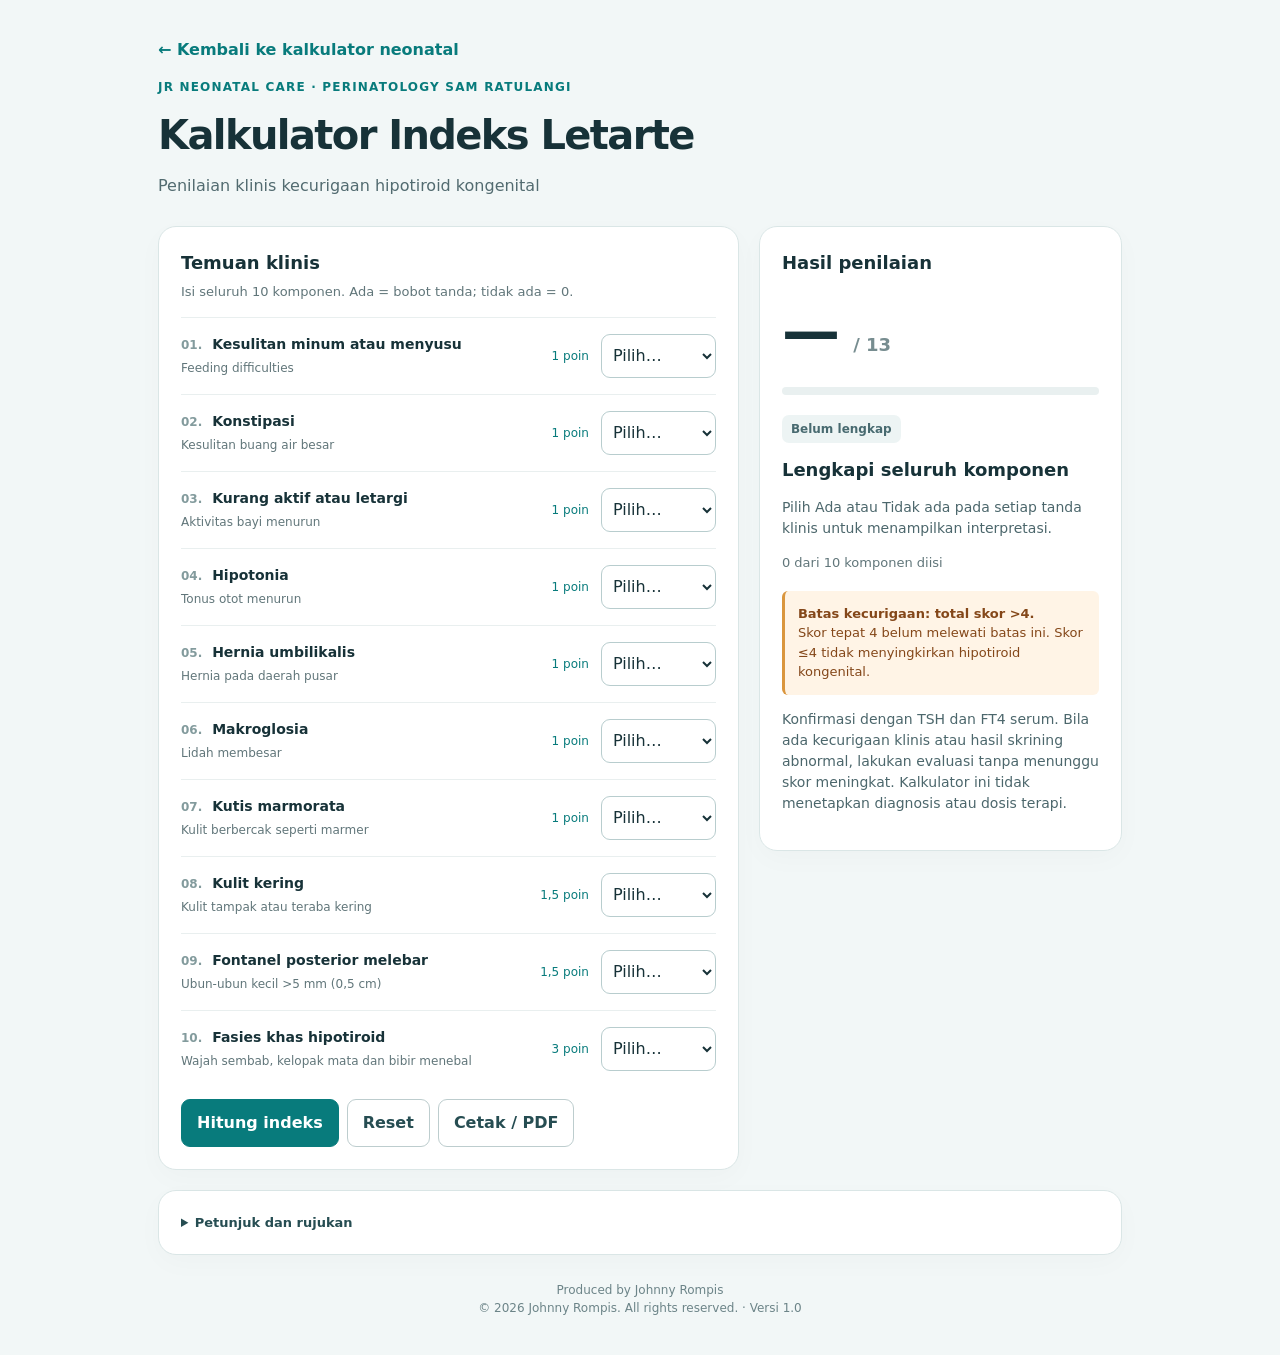
<file: letarte.html>
<!doctype html><html lang="id"><head><meta charset="utf-8"><meta name="viewport" content="width=device-width,initial-scale=1"><meta name="theme-color" content="#087b7c"><title>Kalkulator Indeks Letarte | Perinatology Sam Ratulangi</title><style>
:root{font-family:system-ui,-apple-system,sans-serif;color:#173238;background:#f2f7f7;line-height:1.5}*{box-sizing:border-box}body{margin:0}main{max-width:1000px;margin:auto;padding:28px 18px}header{padding:10px 0 24px}.brand{font-size:12px;letter-spacing:.1em;color:#087b7c;font-weight:750}h1{font-size:clamp(27px,5vw,40px);letter-spacing:-.04em;margin:9px 0}header p{margin:4px 0;color:#526b70}.layout{display:grid;grid-template-columns:1.6fr 1fr;gap:20px;align-items:start}.card{background:white;border:1px solid #dae6e6;border-radius:18px;padding:22px;box-shadow:0 8px 28px #12383d06}h2{font-size:18px;margin:0 0 6px}.intro{color:#61767a;font-size:13px;margin:0 0 15px}.row{display:grid;grid-template-columns:1fr auto 115px;gap:12px;align-items:center;padding:16px 0;border-top:1px solid #e9efef}label{display:block;font-size:14px;font-weight:600}label b{color:#839b9d;font-size:12px;margin-right:5px}small{display:block;color:#61767a;font-size:12px;margin-top:4px}.weight{font-size:12px;color:#087b7c;white-space:nowrap}select,button{font:inherit;border-radius:9px}select{padding:10px 7px;border:1px solid #b8cdce;background:white;color:#173238;min-height:44px}select:focus-visible,button:focus-visible,a:focus-visible{outline:3px solid #66c9d2;outline-offset:2px}button{padding:11px 15px;cursor:pointer;min-height:44px;border:1px solid #bdcdce;background:white;color:#264d52;font-weight:650}.actions{display:flex;gap:8px;flex-wrap:wrap;margin-top:12px}.primary{background:#087b7c;color:white;border-color:#087b7c}.result{position:sticky;top:20px}.score{font-size:58px;font-weight:750;letter-spacing:-.06em;margin:12px 0 0}.score span{font-size:18px;color:#778d90;letter-spacing:0}.meter{height:8px;background:#e9f0f0;border-radius:8px;overflow:hidden;margin:12px 0 20px}.meter div{height:100%;width:0;background:#087b7c;transition:width .15s}.badge{display:inline-block;background:#edf4f4;color:#486a70;padding:5px 9px;border-radius:7px;font-size:12px;font-weight:650}.status{font-size:18px;font-weight:750;margin:13px 0 6px}.explain{font-size:14px;color:#4c676c}.alert{background:#fff4e6;color:#844719;border-left:3px solid #da963e;padding:13px;font-size:13px;margin-top:18px;border-radius:6px}.positive .badge{background:#fff0df;color:#974b10}.positive .status{color:#974b10}.positive .meter div{background:#ce7b21}.notes{margin-top:20px;font-size:13px;color:#526b70}.notes summary{cursor:pointer;font-weight:650;color:#264d52}.notes li{margin:9px 0}a{color:#087b7c;overflow-wrap:anywhere}footer{font-size:12px;color:#6c8488;text-align:center;padding:26px 0 10px}.printnote{display:none}@media(max-width:760px){.layout{grid-template-columns:1fr}.result{position:static}.card{padding:18px}.row{grid-template-columns:1fr 105px;gap:8px}.weight{grid-column:1;grid-row:auto;margin-left:25px}.row select{grid-column:2;grid-row:span 2}.row>div{grid-column:1}.row .weight{order:3}.row select{grid-row:1 / 3}.row{position:relative}.row .weight{grid-row:2}.row>div{grid-row:1}}@media print{body{background:white}main{max-width:none;padding:0}.layout{display:block}.card{box-shadow:none;border-radius:0;margin-bottom:12px;padding:12px}.result{position:static}.actions,details{display:none}.row{padding:7px 0;break-inside:avoid}.score{font-size:35px}.printnote{display:block}footer{padding:8px}.alert{margin-top:8px}}
</style></head><body><main><header><a href="./index.html" style="display:inline-block;margin-bottom:16px;text-decoration:none;font-weight:650">← Kembali ke kalkulator neonatal</a><div class="brand">JR NEONATAL CARE · PERINATOLOGY SAM RATULANGI</div><h1>Kalkulator Indeks Letarte</h1><p>Penilaian klinis kecurigaan hipotiroid kongenital</p></header><div class="layout"><section class="card"><h2>Temuan klinis</h2><p class="intro">Isi seluruh 10 komponen. Ada = bobot tanda; tidak ada = 0.</p><form id="form"><div class="row"><div><label for="s0"><b>01.</b> Kesulitan minum atau menyusu</label><small>Feeding difficulties</small></div><span class="weight">1 poin</span><select id="s0" name="s0" required aria-label="Kesulitan minum atau menyusu"><option value="">Pilih…</option><option value="0">Tidak ada</option><option value="1">Ada</option></select></div><div class="row"><div><label for="s1"><b>02.</b> Konstipasi</label><small>Kesulitan buang air besar</small></div><span class="weight">1 poin</span><select id="s1" name="s1" required aria-label="Konstipasi"><option value="">Pilih…</option><option value="0">Tidak ada</option><option value="1">Ada</option></select></div><div class="row"><div><label for="s2"><b>03.</b> Kurang aktif atau letargi</label><small>Aktivitas bayi menurun</small></div><span class="weight">1 poin</span><select id="s2" name="s2" required aria-label="Kurang aktif atau letargi"><option value="">Pilih…</option><option value="0">Tidak ada</option><option value="1">Ada</option></select></div><div class="row"><div><label for="s3"><b>04.</b> Hipotonia</label><small>Tonus otot menurun</small></div><span class="weight">1 poin</span><select id="s3" name="s3" required aria-label="Hipotonia"><option value="">Pilih…</option><option value="0">Tidak ada</option><option value="1">Ada</option></select></div><div class="row"><div><label for="s4"><b>05.</b> Hernia umbilikalis</label><small>Hernia pada daerah pusar</small></div><span class="weight">1 poin</span><select id="s4" name="s4" required aria-label="Hernia umbilikalis"><option value="">Pilih…</option><option value="0">Tidak ada</option><option value="1">Ada</option></select></div><div class="row"><div><label for="s5"><b>06.</b> Makroglosia</label><small>Lidah membesar</small></div><span class="weight">1 poin</span><select id="s5" name="s5" required aria-label="Makroglosia"><option value="">Pilih…</option><option value="0">Tidak ada</option><option value="1">Ada</option></select></div><div class="row"><div><label for="s6"><b>07.</b> Kutis marmorata</label><small>Kulit berbercak seperti marmer</small></div><span class="weight">1 poin</span><select id="s6" name="s6" required aria-label="Kutis marmorata"><option value="">Pilih…</option><option value="0">Tidak ada</option><option value="1">Ada</option></select></div><div class="row"><div><label for="s7"><b>08.</b> Kulit kering</label><small>Kulit tampak atau teraba kering</small></div><span class="weight">1,5 poin</span><select id="s7" name="s7" required aria-label="Kulit kering"><option value="">Pilih…</option><option value="0">Tidak ada</option><option value="1.5">Ada</option></select></div><div class="row"><div><label for="s8"><b>09.</b> Fontanel posterior melebar</label><small>Ubun-ubun kecil >5 mm (0,5 cm)</small></div><span class="weight">1,5 poin</span><select id="s8" name="s8" required aria-label="Fontanel posterior melebar"><option value="">Pilih…</option><option value="0">Tidak ada</option><option value="1.5">Ada</option></select></div><div class="row"><div><label for="s9"><b>10.</b> Fasies khas hipotiroid</label><small>Wajah sembab, kelopak mata dan bibir menebal</small></div><span class="weight">3 poin</span><select id="s9" name="s9" required aria-label="Fasies khas hipotiroid"><option value="">Pilih…</option><option value="0">Tidak ada</option><option value="3">Ada</option></select></div><div class="actions"><button type="submit" class="primary">Hitung indeks</button><button type="reset">Reset</button><button id="print" type="button">Cetak / PDF</button></div></form></section><aside class="card result" id="result" aria-live="polite"><h2>Hasil penilaian</h2><div class="score" id="score">— <span>/ 13</span></div><div class="meter"><div id="bar"></div></div><span class="badge" id="badge">Belum lengkap</span><p class="status" id="status">Lengkapi seluruh komponen</p><p class="explain" id="explain">Pilih Ada atau Tidak ada pada setiap tanda klinis untuk menampilkan interpretasi.</p><p class="intro" id="progress">0 dari 10 komponen diisi</p><div class="alert"><b>Batas kecurigaan: total skor &gt;4.</b><br>Skor tepat 4 belum melewati batas ini. Skor ≤4 tidak menyingkirkan hipotiroid kongenital.</div><p class="explain">Konfirmasi dengan TSH dan FT4 serum. Bila ada kecurigaan klinis atau hasil skrining abnormal, lakukan evaluasi tanpa menunggu skor meningkat. Kalkulator ini tidak menetapkan diagnosis atau dosis terapi.</p></aside></div><section class="card notes"><details><summary>Petunjuk dan rujukan</summary><p>Versi 10 komponen, total maksimum 13. Indeks klinis ini merupakan alat bantu historis; tidak menggantikan skrining hipotiroid kongenital atau evaluasi dokter. Ditujukan untuk penilaian neonatal dan bayi muda; jangan mengekstrapolasi interpretasi ke anak lebih besar.</p><p>Komponen fontanel mengacu pada fontanel posterior (ubun-ubun kecil), bukan fontanel anterior. Rujukan memiliki variasi penulisan batas ukuran; aplikasi ini menggunakan &gt;5 mm sesuai uraian klinis SEEP.</p><ul><li>Letarte J, Garagorri JM. Congenital hypothyroidism: laboratory and clinical investigation of early detected infants. Dalam: Pediatric Endocrinology. 1989;449–471.</li><li><a href="https://www.seep.es/images/site/publicaciones/oficialesSEEP/consenso/cap13.pdf" target="_blank" rel="noopener noreferrer">SEEP — Hipotiroidismo congénito</a>: bobot komponen dan batas lebih dari 4.</li><li><a href="https://www.seep.es/images/site/publicaciones/oficialesSEEP/LibrosPostgrado/10postgradoseep.pdf" target="_blank" rel="noopener noreferrer">SEEP — uraian indeks klinis dan fontanel posterior &gt;5 mm.</a></li><li><a href="https://pmc.ncbi.nlm.nih.gov/articles/PMC8001676/" target="_blank" rel="noopener noreferrer">Konsensus ENDO-ERN/ESPE 2020–2021</a>: skrining serta konfirmasi TSH dan FT4.</li></ul><p>Perhitungan berjalan di perangkat, tanpa API dan tanpa pengiriman data. Pilihan tidak disimpan setelah halaman ditutup atau dimuat ulang.</p></details></section><footer>Produced by Johnny Rompis<br>© 2026 Johnny Rompis. All rights reserved. · Versi 1.0</footer></main><script>
function evaluateLetarte(values){if(values.length!==10||values.some(v=>v===''))return null;const total=values.reduce((s,v)=>s+Number(v),0);return {total,suspected:total>4};}
const form=document.getElementById('form'),selects=[...form.querySelectorAll('select')];
function update(){const values=selects.map(s=>s.value),filled=values.filter(v=>v!=='').length,r=evaluateLetarte(values);document.getElementById('progress').textContent=filled+' dari 10 komponen diisi';document.getElementById('result').classList.toggle('positive',!!r?.suspected);document.getElementById('score').innerHTML=(r?r.total.toLocaleString('id-ID',{minimumFractionDigits:2,maximumFractionDigits:2}):'—')+' <span>/ 13</span>';document.getElementById('bar').style.width=(r?r.total/13*100:0)+'%';document.getElementById('badge').textContent=r?'Penilaian lengkap':'Belum lengkap';document.getElementById('status').textContent=!r?'Lengkapi seluruh komponen':r.suspected?'Kecurigaan ke arah hipotiroid':'Belum melewati batas kecurigaan';document.getElementById('explain').textContent=!r?'Pilih Ada atau Tidak ada pada setiap tanda klinis untuk menampilkan interpretasi.':r.suspected?'Total skor >4. Temuan klinis menimbulkan kecurigaan hipotiroid kongenital. Lakukan pemeriksaan TSH dan FT4 serum serta evaluasi klinis.':r.total===4?'Total skor tepat 4, sehingga belum melewati batas >4. Hasil ini tidak menyingkirkan hipotiroid kongenital.':'Total skor ≤4. Batas >4 belum terlampaui; hasil ini tidak menyingkirkan hipotiroid kongenital.';}
form.addEventListener('change',update);form.addEventListener('submit',e=>{e.preventDefault();update();document.getElementById('result').scrollIntoView({behavior:'smooth',block:'start'});});form.addEventListener('reset',()=>setTimeout(update,0));document.getElementById('print').addEventListener('click',()=>{if(form.reportValidity()){update();window.print();}});update();
</script></body></html>
</file>
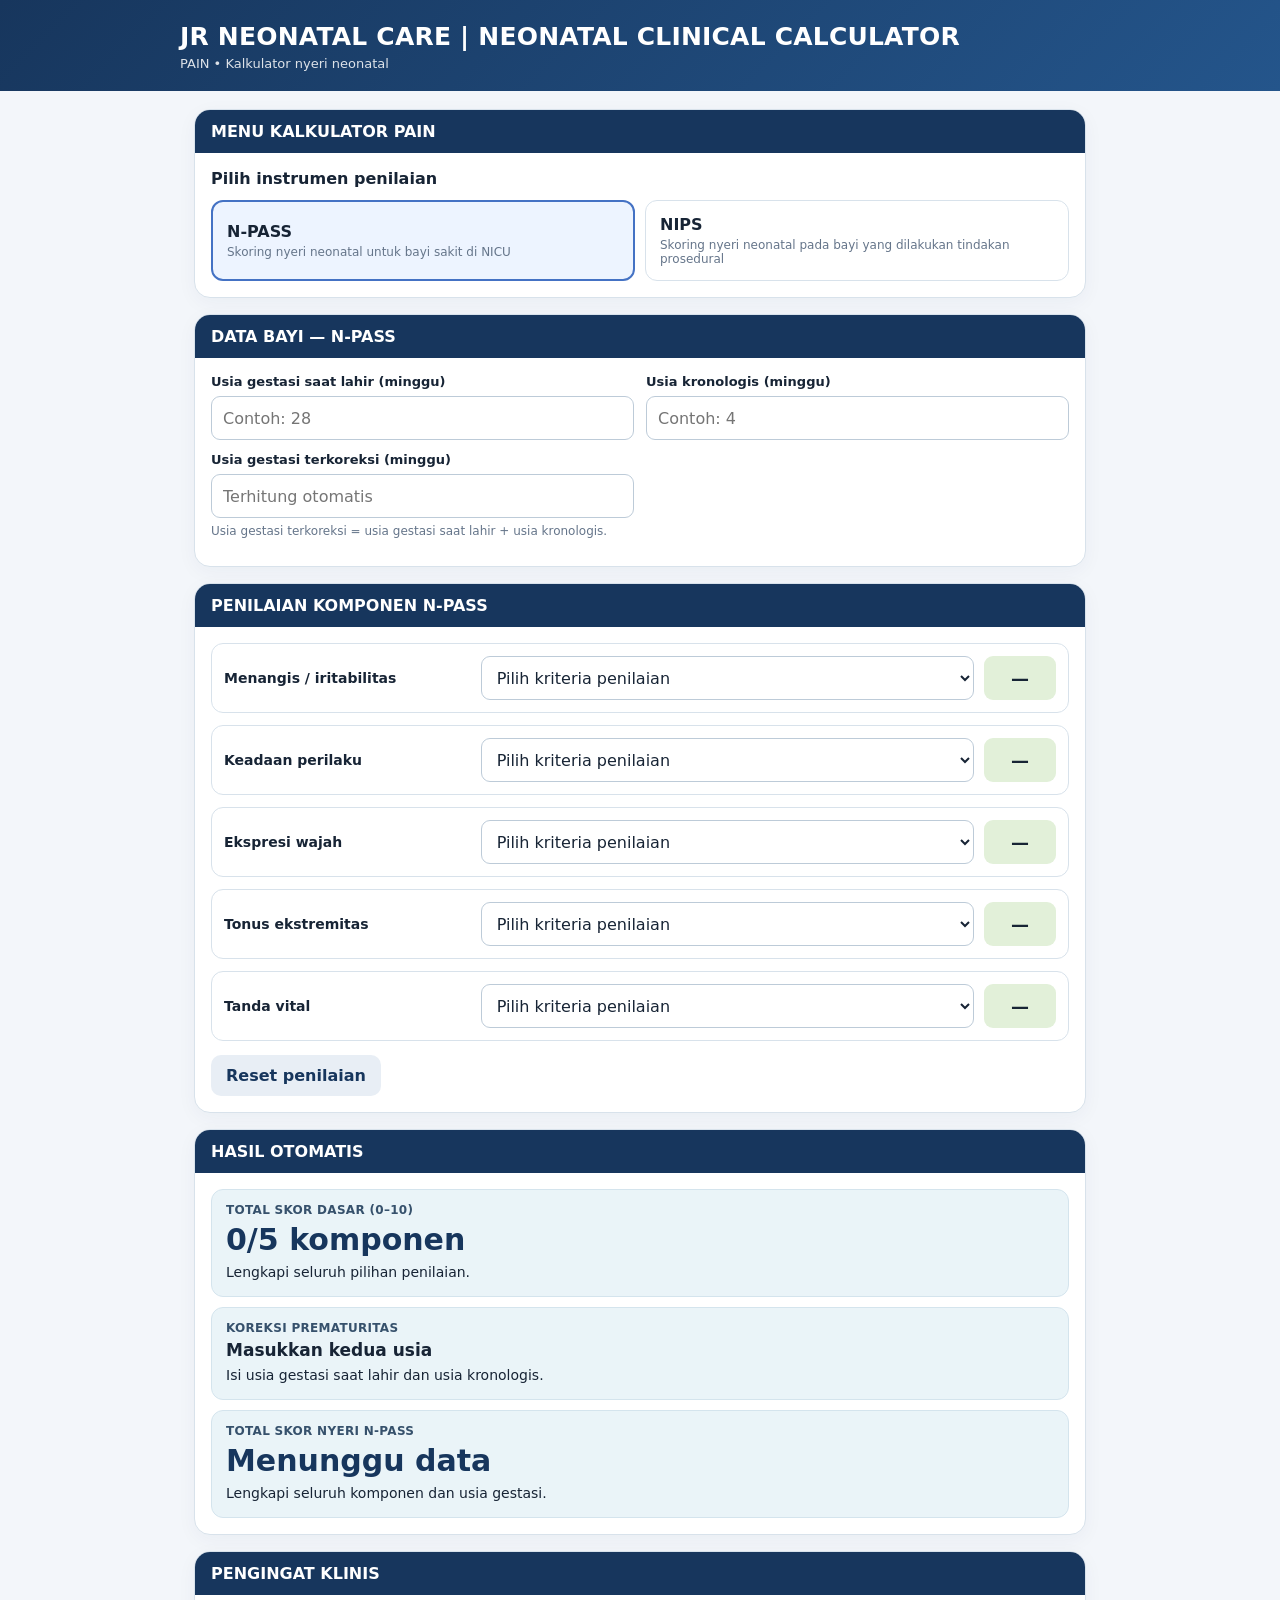
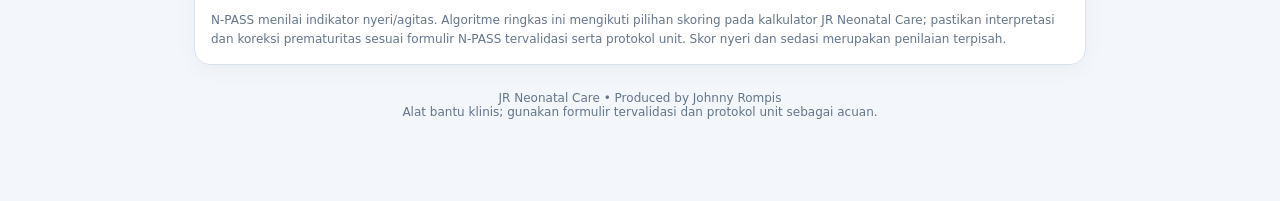
<file: pain.html>
<!doctype html>
<html lang="id">
<head>
<meta charset="utf-8">
<meta name="viewport" content="width=device-width, initial-scale=1, viewport-fit=cover">
<meta name="theme-color" content="#17365d">
<title>PAIN | JR Neonatal Care</title>
<style>
:root{--navy:#17365d;--blue:#4472c4;--pale:#eaf4f8;--line:#d8e2eb;--ink:#172435;--muted:#65758a;--yellow:#fff2cc;--green:#e2f0d9;--white:#fff;--bg:#f3f6fa}
*{box-sizing:border-box}body{margin:0;background:var(--bg);color:var(--ink);font-family:system-ui,-apple-system,Segoe UI,Roboto,Arial,sans-serif}
header{background:linear-gradient(135deg,#17365d,#24558b);color:#fff;padding:22px 18px 20px}
.wrap{max-width:920px;margin:auto}.brand{font-size:clamp(18px,3vw,25px);font-weight:800;letter-spacing:.2px}.subtitle{opacity:.85;font-size:13px;margin-top:5px}
main{max-width:920px;margin:18px auto;padding:0 14px 40px}.card{background:#fff;border:1px solid var(--line);border-radius:16px;box-shadow:0 5px 20px #17365d0b;overflow:hidden;margin-bottom:16px}
.card-head{background:var(--navy);color:white;font-weight:800;padding:12px 16px}.card-body{padding:16px}
.mode-wrap{display:grid;grid-template-columns:1fr 1fr;gap:10px}.mode{border:1px solid var(--line);border-radius:12px;padding:14px;background:#fff;text-align:left;cursor:pointer;color:var(--ink);font:inherit}.mode strong{display:block;font-size:16px}.mode span{display:block;color:var(--muted);font-size:12px;margin-top:4px}.mode.active{border:2px solid var(--blue);background:#edf4ff}
.field-grid{display:grid;grid-template-columns:repeat(2,minmax(0,1fr));gap:12px}.field label,.item label{display:block;font-weight:700;font-size:13px;margin-bottom:7px}.field input,.field select,.item select{width:100%;min-height:44px;border:1px solid #bdcbd8;border-radius:9px;background:#fff;padding:10px 11px;font:inherit;color:var(--ink)}
.field input:focus,.field select:focus,.item select:focus{outline:3px solid #4472c433;border-color:var(--blue)}
.helper{font-size:12px;color:var(--muted);margin-top:6px}
.section-title{font-weight:800;margin:0 0 12px}
.item-list{display:grid;gap:12px}.item{display:grid;grid-template-columns:minmax(130px,.75fr) minmax(0,1.5fr) 72px;gap:10px;align-items:center;padding:12px;border:1px solid var(--line);border-radius:12px}.item .name{font-weight:700;font-size:14px}.score{border-radius:9px;background:var(--green);min-height:44px;display:flex;align-items:center;justify-content:center;font-weight:800;font-size:18px}
.results{display:grid;grid-template-columns:1fr;gap:10px}.result{background:var(--pale);border:1px solid #d4e4ed;border-radius:12px;padding:13px 14px}.result .label{font-size:12px;font-weight:800;color:#36516c;text-transform:uppercase;letter-spacing:.3px}.result .value{font-size:17px;font-weight:800;margin-top:5px}.result .detail{font-size:14px;line-height:1.5;margin-top:5px}.result.total .value{font-size:30px;color:var(--navy)}
.note{font-size:12px;color:var(--muted);line-height:1.55}.actions{display:flex;gap:10px;flex-wrap:wrap;margin-top:14px}.btn{border:0;border-radius:10px;padding:11px 15px;font:inherit;font-weight:700;cursor:pointer}.btn-primary{background:var(--blue);color:white}.btn-secondary{background:#e8eef5;color:var(--navy)}
.hidden{display:none!important}footer{text-align:center;color:var(--muted);font-size:12px;padding:10px 16px 24px}
@media(max-width:600px){.field-grid{grid-template-columns:1fr}.item{grid-template-columns:1fr 68px;gap:8px}.item .name{grid-column:1/-1}.item select{grid-column:1}.score{grid-column:2;grid-row:2}.mode-wrap{gap:8px}.mode{padding:12px}}
</style>
</head>
<body>
<header><div class="wrap"><div class="brand">JR NEONATAL CARE | NEONATAL CLINICAL CALCULATOR</div><div class="subtitle">PAIN • Kalkulator nyeri neonatal</div></div></header>
<main>
  <section class="card">
    <div class="card-head">MENU KALKULATOR PAIN</div>
    <div class="card-body">
      <p class="section-title">Pilih instrumen penilaian</p>
      <div class="mode-wrap" role="group" aria-label="Pilih instrumen">
        <button class="mode active" id="pick-npass" type="button" aria-pressed="true"><strong>N-PASS</strong><span>Skoring nyeri neonatal untuk bayi sakit di NICU</span></button>
        <button class="mode" id="pick-nips" type="button" aria-pressed="false"><strong>NIPS</strong><span>Skoring nyeri neonatal pada bayi yang dilakukan tindakan prosedural</span></button>
      </div>
    </div>
  </section>

  <section class="card" id="npass-data">
    <div class="card-head">DATA BAYI — N-PASS</div>
    <div class="card-body">
      <div class="field-grid">
        <div class="field"><label for="gaBirth">Usia gestasi saat lahir (minggu)</label><input id="gaBirth" type="number" min="20" max="44" step="0.1" placeholder="Contoh: 28"></div>
        <div class="field"><label for="chronAge">Usia kronologis (minggu)</label><input id="chronAge" type="number" min="0" max="104" step="0.1" placeholder="Contoh: 4"></div>
        <div class="field"><label for="gaCorrected">Usia gestasi terkoreksi (minggu)</label><input id="gaCorrected" type="text" readonly placeholder="Terhitung otomatis"></div>
      </div>
      <p class="helper">Usia gestasi terkoreksi = usia gestasi saat lahir + usia kronologis.</p>
    </div>
  </section>

  <section class="card">
    <div class="card-head" id="assessment-title">PENILAIAN KOMPONEN N-PASS</div>
    <div class="card-body">
      <div class="item-list" id="assessment-list"></div>
      <div class="actions"><button class="btn btn-secondary" id="reset" type="button">Reset penilaian</button></div>
    </div>
  </section>

  <section class="card">
    <div class="card-head">HASIL OTOMATIS</div>
    <div class="card-body"><div class="results" id="results" aria-live="polite"></div></div>
  </section>

  <section class="card">
    <div class="card-head">PENGINGAT KLINIS</div>
    <div class="card-body note" id="clinical-note"></div>
  </section>
  <footer>JR Neonatal Care • Produced by Johnny Rompis<br>Alat bantu klinis; gunakan formulir tervalidasi dan protokol unit sebagai acuan.</footer>
</main>
<script>
const instruments = {
  npass: {
    title: "PENILAIAN KOMPONEN N-PASS",
    items: [
      {name:"Menangis / iritabilitas", options:[["Tidak ada tangisan/iritabilitas",0],["Merintih atau mudah ditenangkan",1],["Tangisan melengking/tidak dapat ditenangkan",2]]},
      {name:"Keadaan perilaku", options:[["Tidur tenang/sesuai keadaan",0],["Gelisah atau mudah terbangun",1],["Terus terjaga atau agitasi",2]]},
      {name:"Ekspresi wajah", options:[["Wajah relaks",0],["Meringis sesekali",1],["Meringis terus-menerus",2]]},
      {name:"Tonus ekstremitas", options:[["Ekstremitas relaks",0],["Fleksi/ekstensi sesekali",1],["Fleksi/ekstensi kaku atau kuat",2]]},
      {name:"Tanda vital", options:[["Tanda vital stabil dari nilai dasar",0],["Perubahan ringan dibanding nilai dasar",1],["Perubahan nyata dibanding nilai dasar",2]]}
    ],
    note:"N-PASS menilai indikator nyeri/agitas. Algoritme ringkas ini mengikuti pilihan skoring pada kalkulator JR Neonatal Care; pastikan interpretasi dan koreksi prematuritas sesuai formulir N-PASS tervalidasi serta protokol unit. Skor nyeri dan sedasi merupakan penilaian terpisah."
  },
  nips: {
    title: "PENILAIAN KOMPONEN NIPS",
    items: [
      {name:"Ekspresi wajah", options:[["Rileks / tidak ada grimace",0],["Meringis",1]]},
      {name:"Menangis", options:[["Tidak menangis",0],["Merengek / menangis ringan",1],["Menangis kuat",2]]},
      {name:"Pola napas", options:[["Pola napas rileks",0],["Perubahan pola napas",1]]},
      {name:"Lengan", options:[["Rileks",0],["Fleksi / ekstensi",1]]},
      {name:"Kaki", options:[["Rileks",0],["Fleksi / ekstensi",1]]},
      {name:"Keadaan terjaga", options:[["Tidur / tenang",0],["Gelisah / terjaga",1]]}
    ],
    note:"NIPS menilai enam indikator dengan skor total 0–7 dan tidak memakai koreksi prematuritas. Ambang dan tindakan dapat berbeda menurut protokol unit; nilai respons bayi sebelum dan sesudah intervensi."
  }
};
let current = "npass";
const list = document.getElementById("assessment-list");
const results = document.getElementById("results");
const gaBirth = document.getElementById("gaBirth");
const chronAge = document.getElementById("chronAge");
const gaCorrected = document.getElementById("gaCorrected");

function selectInstrument(key) {
  current = key;
  document.getElementById("pick-npass").classList.toggle("active", key==="npass");
  document.getElementById("pick-nips").classList.toggle("active", key==="nips");
  document.getElementById("pick-npass").setAttribute("aria-pressed", key==="npass");
  document.getElementById("pick-nips").setAttribute("aria-pressed", key==="nips");
  document.getElementById("npass-data").classList.toggle("hidden", key!=="npass");
  document.getElementById("assessment-title").textContent = instruments[key].title;
  document.getElementById("clinical-note").textContent = instruments[key].note;
  renderItems();
  calculate();
}
function renderItems() {
  list.innerHTML = "";
  instruments[current].items.forEach((item, i) => {
    const row = document.createElement("div"); row.className="item";
    const name = document.createElement("div"); name.className="name"; name.textContent=item.name;
    const select = document.createElement("select"); select.id=`score-${i}`; select.setAttribute("aria-label",item.name);
    const blank = document.createElement("option"); blank.value=""; blank.textContent="Pilih kriteria penilaian"; select.appendChild(blank);
    item.options.forEach(([label,score]) => { const opt=document.createElement("option"); opt.value=String(score); opt.textContent=label; select.appendChild(opt); });
    select.addEventListener("change", calculate);
    const score = document.createElement("div"); score.className="score"; score.id=`shown-${i}`; score.textContent="—";
    row.append(name,select,score); list.appendChild(row);
  });
}
function correctedGA() {
  const b=gaBirth.value===""?NaN:Number(gaBirth.value), c=chronAge.value===""?NaN:Number(chronAge.value);
  if(Number.isFinite(b)&&Number.isFinite(c)&&b>0&&c>=0) { const x=Math.round((b+c)*10)/10; gaCorrected.value=x.toFixed(1); return x; }
  gaCorrected.value=""; return NaN;
}
function resultBox(label,value,detail="",total=false) {
  const box=document.createElement("div"); box.className="result"+(total?" total":"");
  const l=document.createElement("div"); l.className="label"; l.textContent=label;
  const v=document.createElement("div"); v.className="value"; v.textContent=value;
  box.append(l,v);
  if(detail){const d=document.createElement("div");d.className="detail";d.textContent=detail;box.appendChild(d);}
  results.appendChild(box);
}
function calculate() {
  const config=instruments[current], scores=[];
  config.items.forEach((item,i)=>{const el=document.getElementById(`score-${i}`); const val=el?el.value:""; const shown=document.getElementById(`shown-${i}`); if(shown)shown.textContent=val===""?"—":val; scores.push(val===""?null:Number(val));});
  results.innerHTML="";
  if(current==="npass") {
    const ga=correctedGA();
    const complete=scores.every(v=>v!==null);
    const base=scores.reduce((a,v)=>a+(v===null?0:v),0);
    let correction=null;
    if(Number.isFinite(ga)) correction=ga<28?3:ga<32?2:ga<35?1:0;
    resultBox("Total skor dasar (0–10)",complete?String(base):`${scores.filter(v=>v!==null).length}/5 komponen`,complete?"Jumlah skor lima komponen N-PASS.":"Lengkapi seluruh pilihan penilaian.",true);
    resultBox("Koreksi prematuritas",correction===null?"Masukkan kedua usia":`+${correction}`,correction===null?"Isi usia gestasi saat lahir dan usia kronologis.":`Berdasarkan usia gestasi terkoreksi ${ga.toFixed(1)} minggu.`);
    if(complete&&correction!==null) {
      const total=base+correction;
      let interpretation;
      if(total===0) interpretation="Skor 0: tidak ada tanda nyeri/agitas berdasarkan komponen yang dinilai.";
      else if(total<=2) interpretation="Skor 1–2: tanda nyeri/agitas ringan; evaluasi klinis.";
      else if(total<=4) interpretation="Skor 3–4: tanda nyeri/agitas bermakna; evaluasi penyebab dan intervensi sesuai protokol.";
      else interpretation="Skor ≥5: tanda nyeri/agitas tinggi; evaluasi segera dan tata laksana sesuai protokol unit.";
      resultBox("Total skor nyeri N-PASS",String(total),interpretation,true);
    } else resultBox("Total skor nyeri N-PASS","Menunggu data","Lengkapi seluruh komponen dan usia gestasi.",true);
  } else {
    const complete=scores.every(v=>v!==null);
    const total=scores.reduce((a,v)=>a+(v===null?0:v),0);
    resultBox("Total skor NIPS (0–7)",complete?String(total):`${scores.filter(v=>v!==null).length}/6 komponen`,complete?"Jumlah skor enam komponen NIPS.":"Lengkapi seluruh pilihan penilaian.",true);
    if(complete) {
      const interpretation=total<=2?"0–2: Tidak ada atau nyeri minimal":total<=4?"3–4: Nyeri ringan hingga sedang":"5–7: Nyeri berat";
      const action=total<=2?"Lanjutkan pemantauan dan upayakan kenyamanan bayi.":total<=4?"Pertimbangkan tindakan nonfarmakologis, seperti facilitated tucking, kontak kulit ke kulit, menyusui, atau sukrosa oral sesuai protokol.":"Segera lakukan intervensi nyeri sesuai penyebab dan jenis prosedur; pertimbangkan analgesia bila terindikasi.";
      resultBox("Interpretasi skor",interpretation);
      resultBox("Tindakan berdasarkan hasil",action);
    } else {
      resultBox("Interpretasi skor","Menunggu data","Lengkapi keenam komponen.");
      resultBox("Tindakan berdasarkan hasil","—","Hasil tindakan akan muncul setelah semua komponen diisi.");
    }
  }
}
document.getElementById("pick-npass").addEventListener("click",()=>selectInstrument("npass"));
document.getElementById("pick-nips").addEventListener("click",()=>selectInstrument("nips"));
document.getElementById("reset").addEventListener("click",()=>{renderItems();calculate();});
gaBirth.addEventListener("input",calculate); chronAge.addEventListener("input",calculate);
selectInstrument("npass");
</script>
</body>
</html>
</file>
